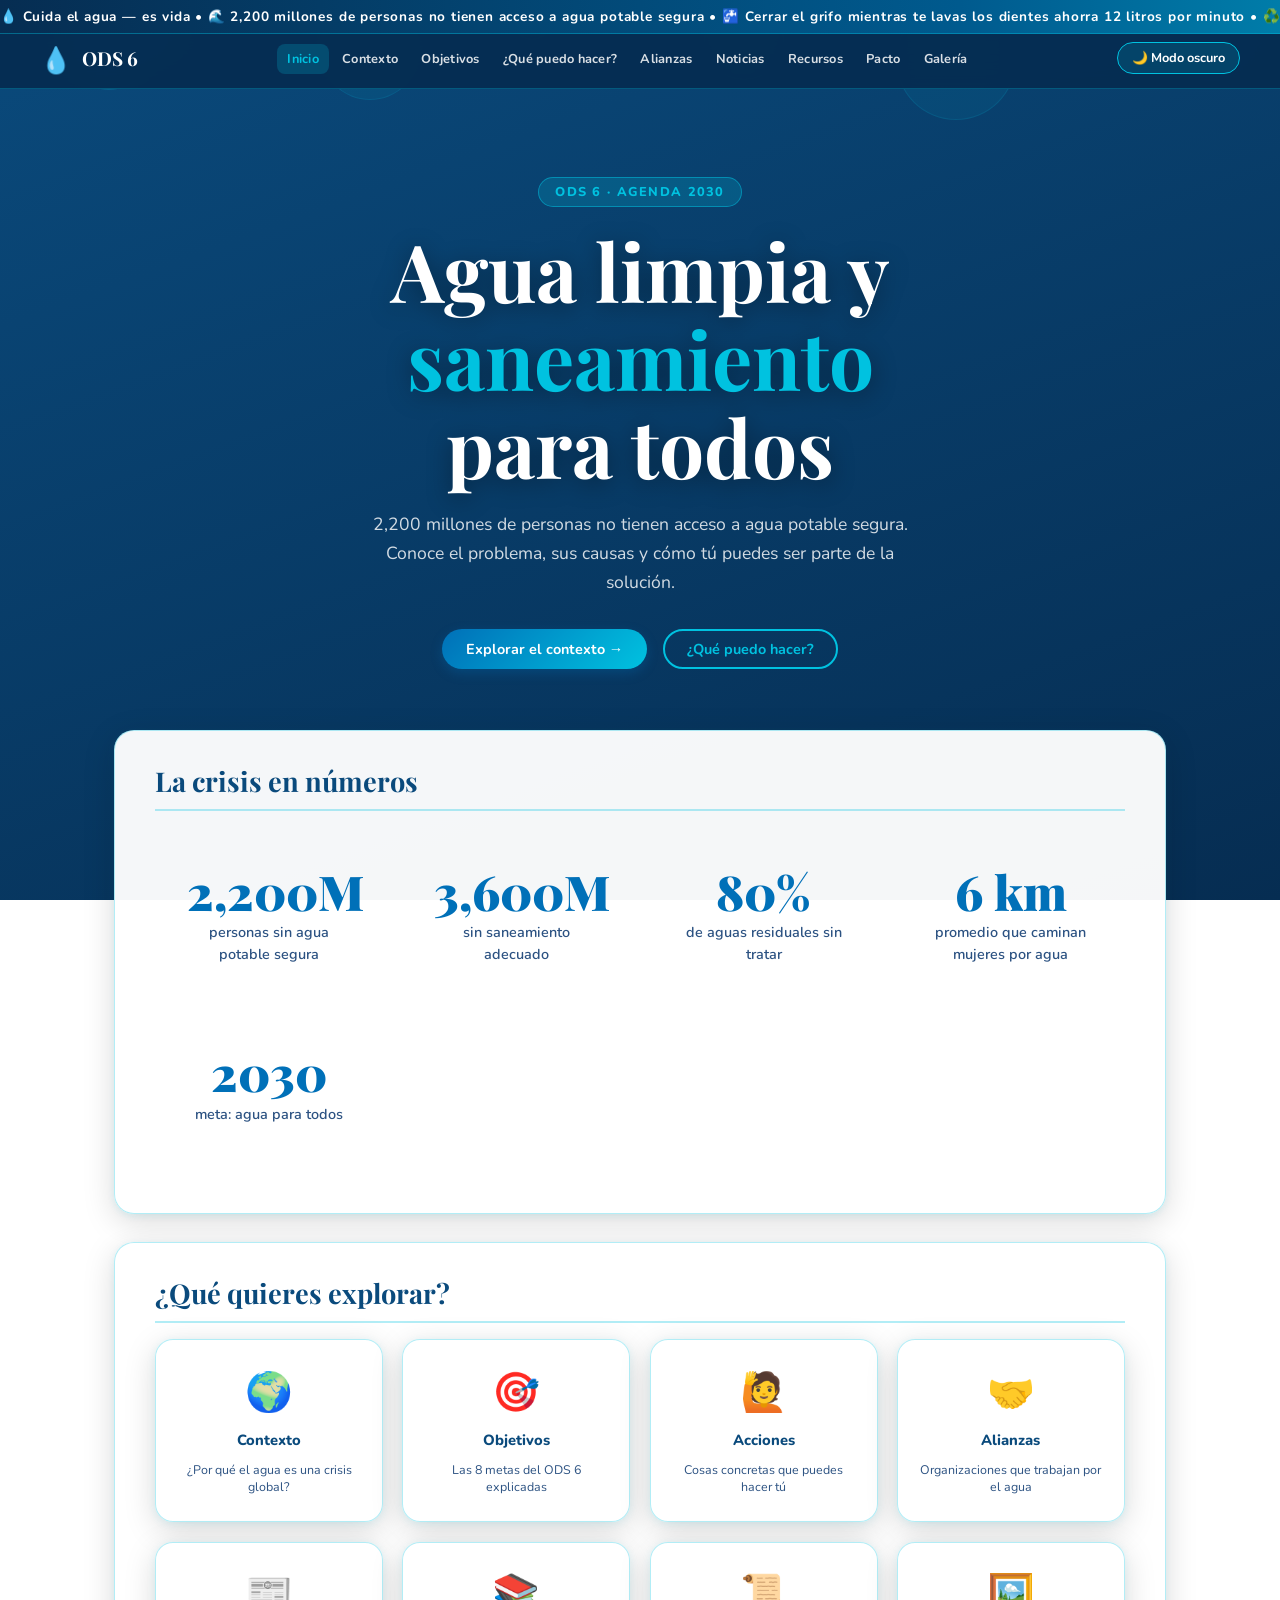
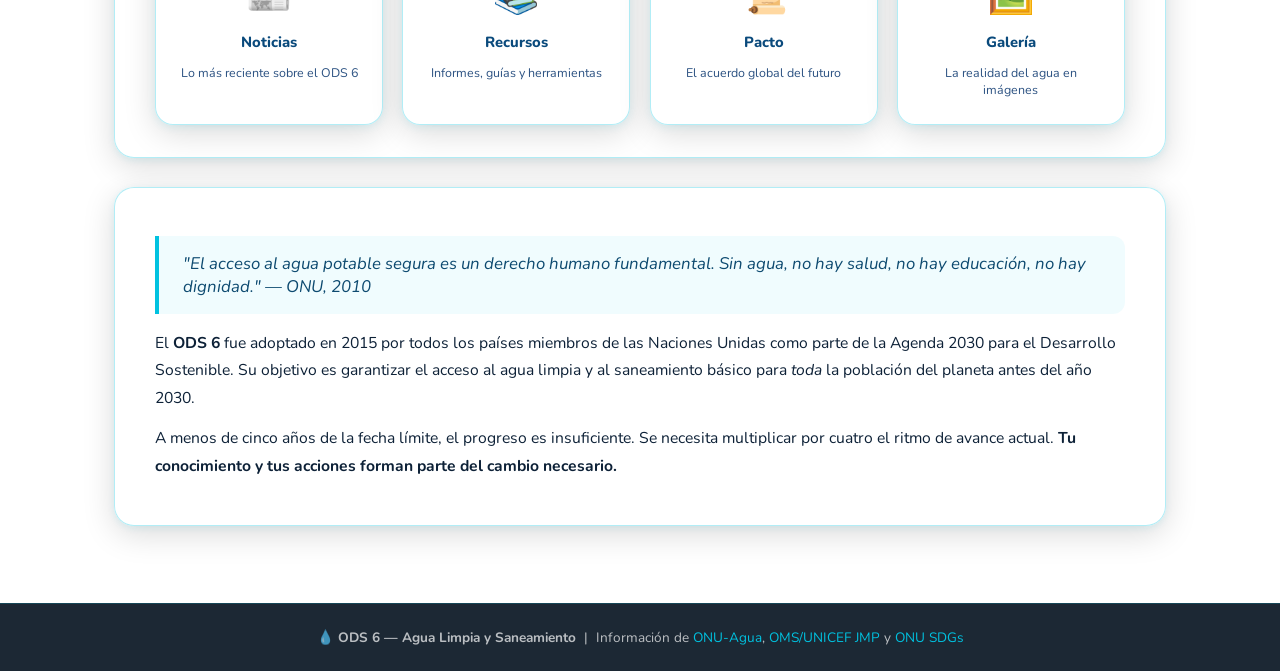
<file: index.html>
<!DOCTYPE html>
<html lang="es">
<head>
  <meta charset="UTF-8">
  <meta name="viewport" content="width=device-width, initial-scale=1.0">
  <title>ODS 6 — Agua Limpia y Saneamiento para Todos</title>
  <link rel="stylesheet" href="css/estilos.css">
  <style>
    /* Estilos de estadísticas en grid (solo para la portada) */
    .grid-estadisticas {
      display: grid;
      grid-template-columns: repeat(auto-fit, minmax(180px, 1fr));
      gap: 1.2rem;
      margin: 1.5rem 0;
    }
  </style>
</head>
<body>

  <!-- FONDO ANIMADO -->
  <div class="fondo-agua" aria-hidden="true">
    <div class="burbuja-fondo"></div>
    <div class="burbuja-fondo"></div>
    <div class="burbuja-fondo"></div>
    <div class="burbuja-fondo"></div>
    <div class="burbuja-fondo"></div>
    <div class="burbuja-fondo"></div>
    <div class="burbuja-fondo"></div>
    <div class="burbuja-fondo"></div>
  </div>

  <!-- TELEPROMPTER: para editar el texto ve a js/teleprompter.js -->
  <div id="teleprompter"><span id="teleprompter-texto">Cargando...</span></div>

  <!-- BARRA DE NAVEGACIÓN -->
  <nav>
    <div class="nav-contenido">
      <a href="index.html" class="nav-logo">
        <span class="icono-logo">💧</span>ODS 6
      </a>
      <button id="menu-toggle" aria-label="Abrir menú">☰</button>
      <ul class="nav-links">
        <li><a href="index.html" class="activo">Inicio</a></li>
        <li><a href="pages/contexto.html">Contexto</a></li>
        <li><a href="pages/objetivos.html">Objetivos</a></li>
        <li><a href="pages/que-puedo-hacer.html">¿Qué puedo hacer?</a></li>
        <li><a href="pages/alianzas.html">Alianzas</a></li>
        <li><a href="pages/noticias.html">Noticias</a></li>
        <li><a href="pages/recursos.html">Recursos</a></li>
        <li><a href="pages/pacto.html">Pacto</a></li>
        <li><a href="pages/galeria.html">Galería</a></li>
      </ul>
      <button id="btn-modo-oscuro">🌙 Modo oscuro</button>
    </div>
  </nav>

  <!-- CONTENIDO PRINCIPAL -->
  <main>

    <!-- SECCIÓN HERO (portada) -->
    <section class="hero">
      <span class="hero-badge">ODS 6 · Agenda 2030</span>
      <h1>
        Agua limpia y<br>
        <span class="acento">saneamiento</span><br>
        para todos
      </h1>
      <p>
        2,200 millones de personas no tienen acceso a agua potable segura.
        Conoce el problema, sus causas y cómo tú puedes ser parte de la solución.
      </p>
      <div style="display:flex; gap:1rem; flex-wrap:wrap; justify-content:center;">
        <a href="pages/contexto.html" class="boton">Explorar el contexto →</a>
        <a href="pages/que-puedo-hacer.html" class="boton-secundario">¿Qué puedo hacer?</a>
      </div>
    </section>

    <div class="contenedor">

      <!-- ESTADÍSTICAS CLAVE -->
      <div class="burbuja aparecer">
        <h2>La crisis en números</h2>
        <div class="grid-estadisticas">
          <div class="estadistica">
            <span class="numero">2,200M</span>
            <span class="descripcion">personas sin agua potable segura</span>
          </div>
          <div class="estadistica">
            <span class="numero">3,600M</span>
            <span class="descripcion">sin saneamiento adecuado</span>
          </div>
          <div class="estadistica">
            <span class="numero">80%</span>
            <span class="descripcion">de aguas residuales sin tratar</span>
          </div>
          <div class="estadistica">
            <span class="numero">6 km</span>
            <span class="descripcion">promedio que caminan mujeres por agua</span>
          </div>
          <div class="estadistica">
            <span class="numero">2030</span>
            <span class="descripcion">meta: agua para todos</span>
          </div>
        </div>
      </div>

      <!-- MENÚ DE ACCESO RÁPIDO -->
      <!-- EDITA los títulos y descripciones de cada tarjeta aquí -->
      <div class="burbuja aparecer">
        <h2>¿Qué quieres explorar?</h2>
        <div class="grid-menu">

          <a href="pages/contexto.html" class="tarjeta-menu">
            <span class="icono">🌍</span>
            <span class="titulo">Contexto</span>
            <span class="desc">¿Por qué el agua es una crisis global?</span>
          </a>

          <a href="pages/objetivos.html" class="tarjeta-menu">
            <span class="icono">🎯</span>
            <span class="titulo">Objetivos</span>
            <span class="desc">Las 8 metas del ODS 6 explicadas</span>
          </a>

          <a href="pages/que-puedo-hacer.html" class="tarjeta-menu">
            <span class="icono">🙋</span>
            <span class="titulo">Acciones</span>
            <span class="desc">Cosas concretas que puedes hacer tú</span>
          </a>

          <a href="pages/alianzas.html" class="tarjeta-menu">
            <span class="icono">🤝</span>
            <span class="titulo">Alianzas</span>
            <span class="desc">Organizaciones que trabajan por el agua</span>
          </a>

          <a href="pages/noticias.html" class="tarjeta-menu">
            <span class="icono">📰</span>
            <span class="titulo">Noticias</span>
            <span class="desc">Lo más reciente sobre el ODS 6</span>
          </a>

          <a href="pages/recursos.html" class="tarjeta-menu">
            <span class="icono">📚</span>
            <span class="titulo">Recursos</span>
            <span class="desc">Informes, guías y herramientas</span>
          </a>

          <a href="pages/pacto.html" class="tarjeta-menu">
            <span class="icono">📜</span>
            <span class="titulo">Pacto</span>
            <span class="desc">El acuerdo global del futuro</span>
          </a>

          <a href="pages/galeria.html" class="tarjeta-menu">
            <span class="icono">🖼️</span>
            <span class="titulo">Galería</span>
            <span class="desc">La realidad del agua en imágenes</span>
          </a>

        </div>
      </div>

      <!-- FRASE DESTACADA -->
      <div class="burbuja aparecer">
        <div class="cita">
          "El acceso al agua potable segura es un derecho humano fundamental.
          Sin agua, no hay salud, no hay educación, no hay dignidad."
          — ONU, 2010
        </div>
        <p>
          El <strong>ODS 6</strong> fue adoptado en 2015 por todos los países miembros
          de las Naciones Unidas como parte de la Agenda 2030 para el Desarrollo
          Sostenible. Su objetivo es garantizar el acceso al agua limpia y al
          saneamiento básico para <em>toda</em> la población del planeta antes del
          año 2030.
        </p>
        <p>
          A menos de cinco años de la fecha límite, el progreso es insuficiente.
          Se necesita multiplicar por cuatro el ritmo de avance actual.
          <strong>Tu conocimiento y tus acciones forman parte del cambio necesario.</strong>
        </p>
      </div>

    </div>
  </main>

  <!-- PIE DE PÁGINA -->
  <footer>
    <p>
      💧 <strong>ODS 6 — Agua Limpia y Saneamiento</strong> &nbsp;|&nbsp;
      Información de <a href="https://www.unwater.org" target="_blank">ONU-Agua</a>,
      <a href="https://washdata.org" target="_blank">OMS/UNICEF JMP</a> y
      <a href="https://sdgs.un.org/goals/goal6" target="_blank">ONU SDGs</a>
    </p>
  </footer>

  <!-- SCRIPTS: teleprompter primero, luego main -->
  <script src="js/teleprompter.js"></script>
  <script src="js/main.js"></script>

</body>
</html>
</file>
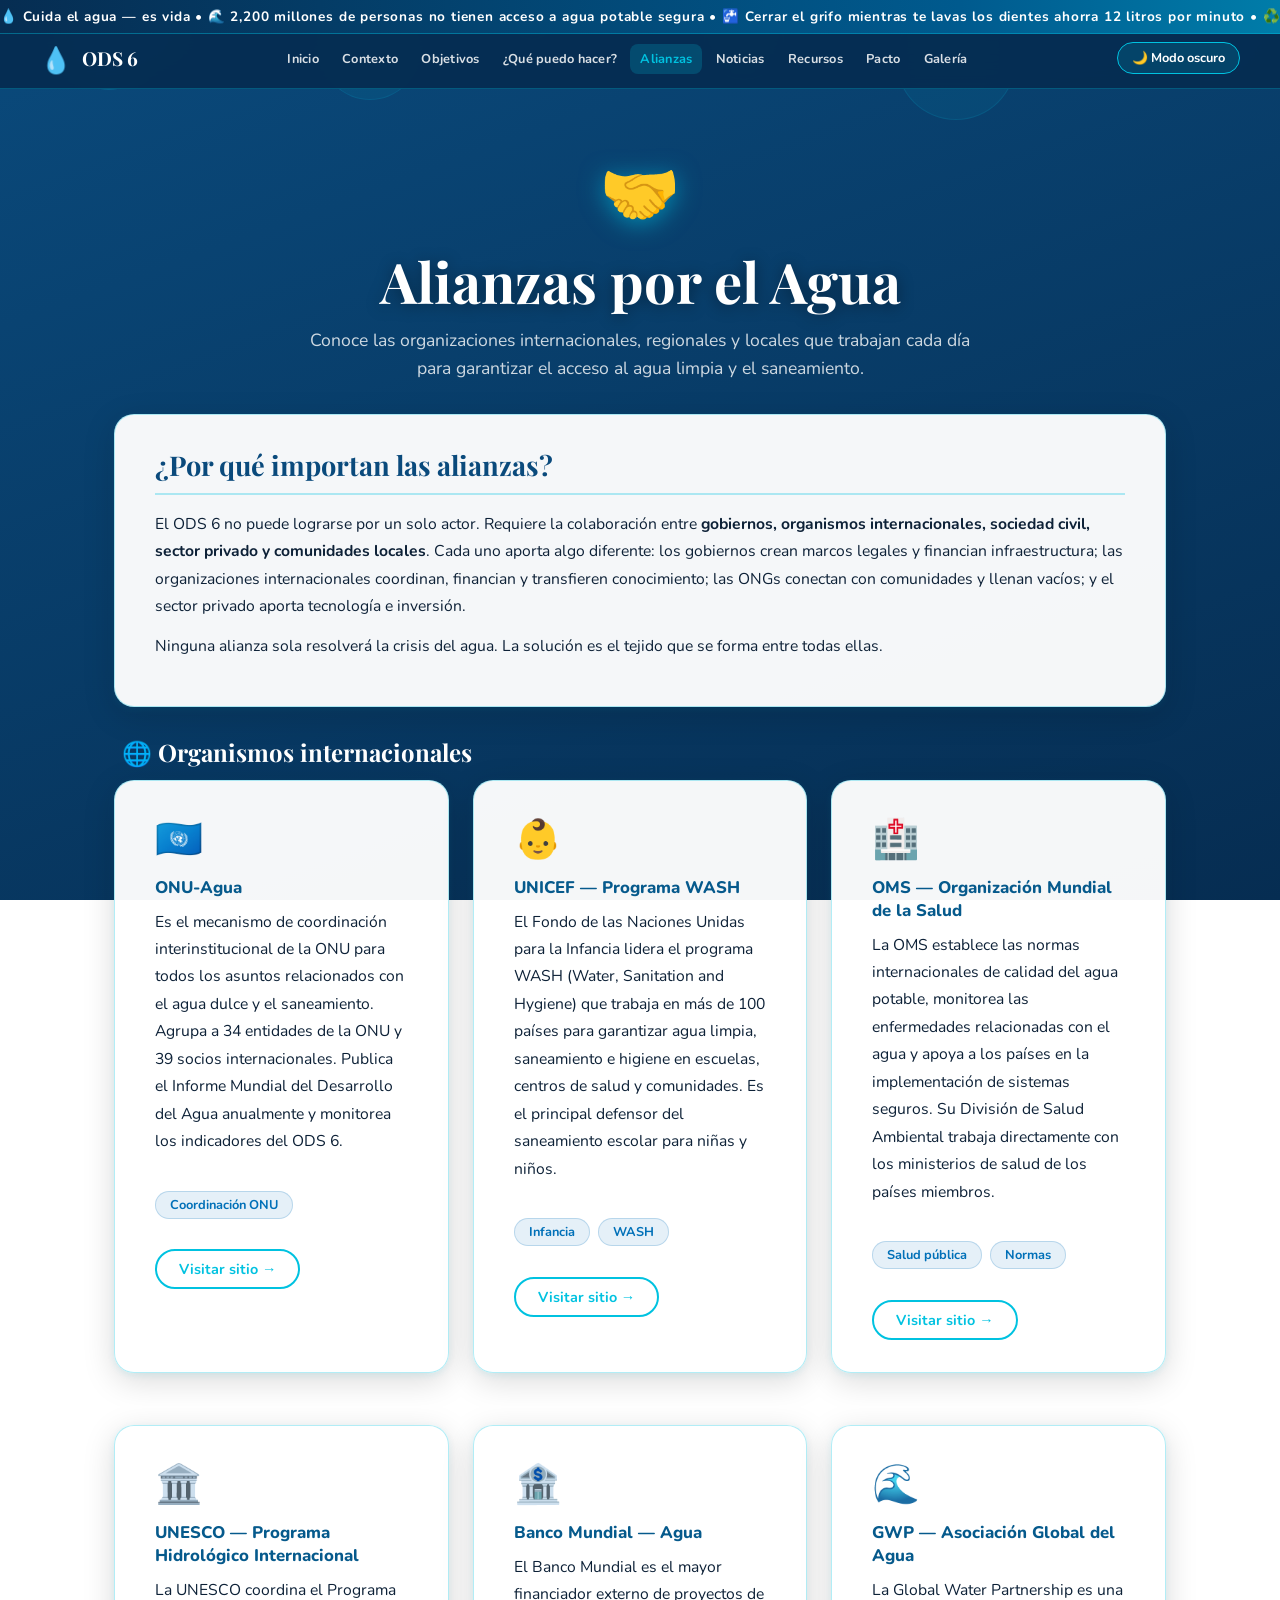
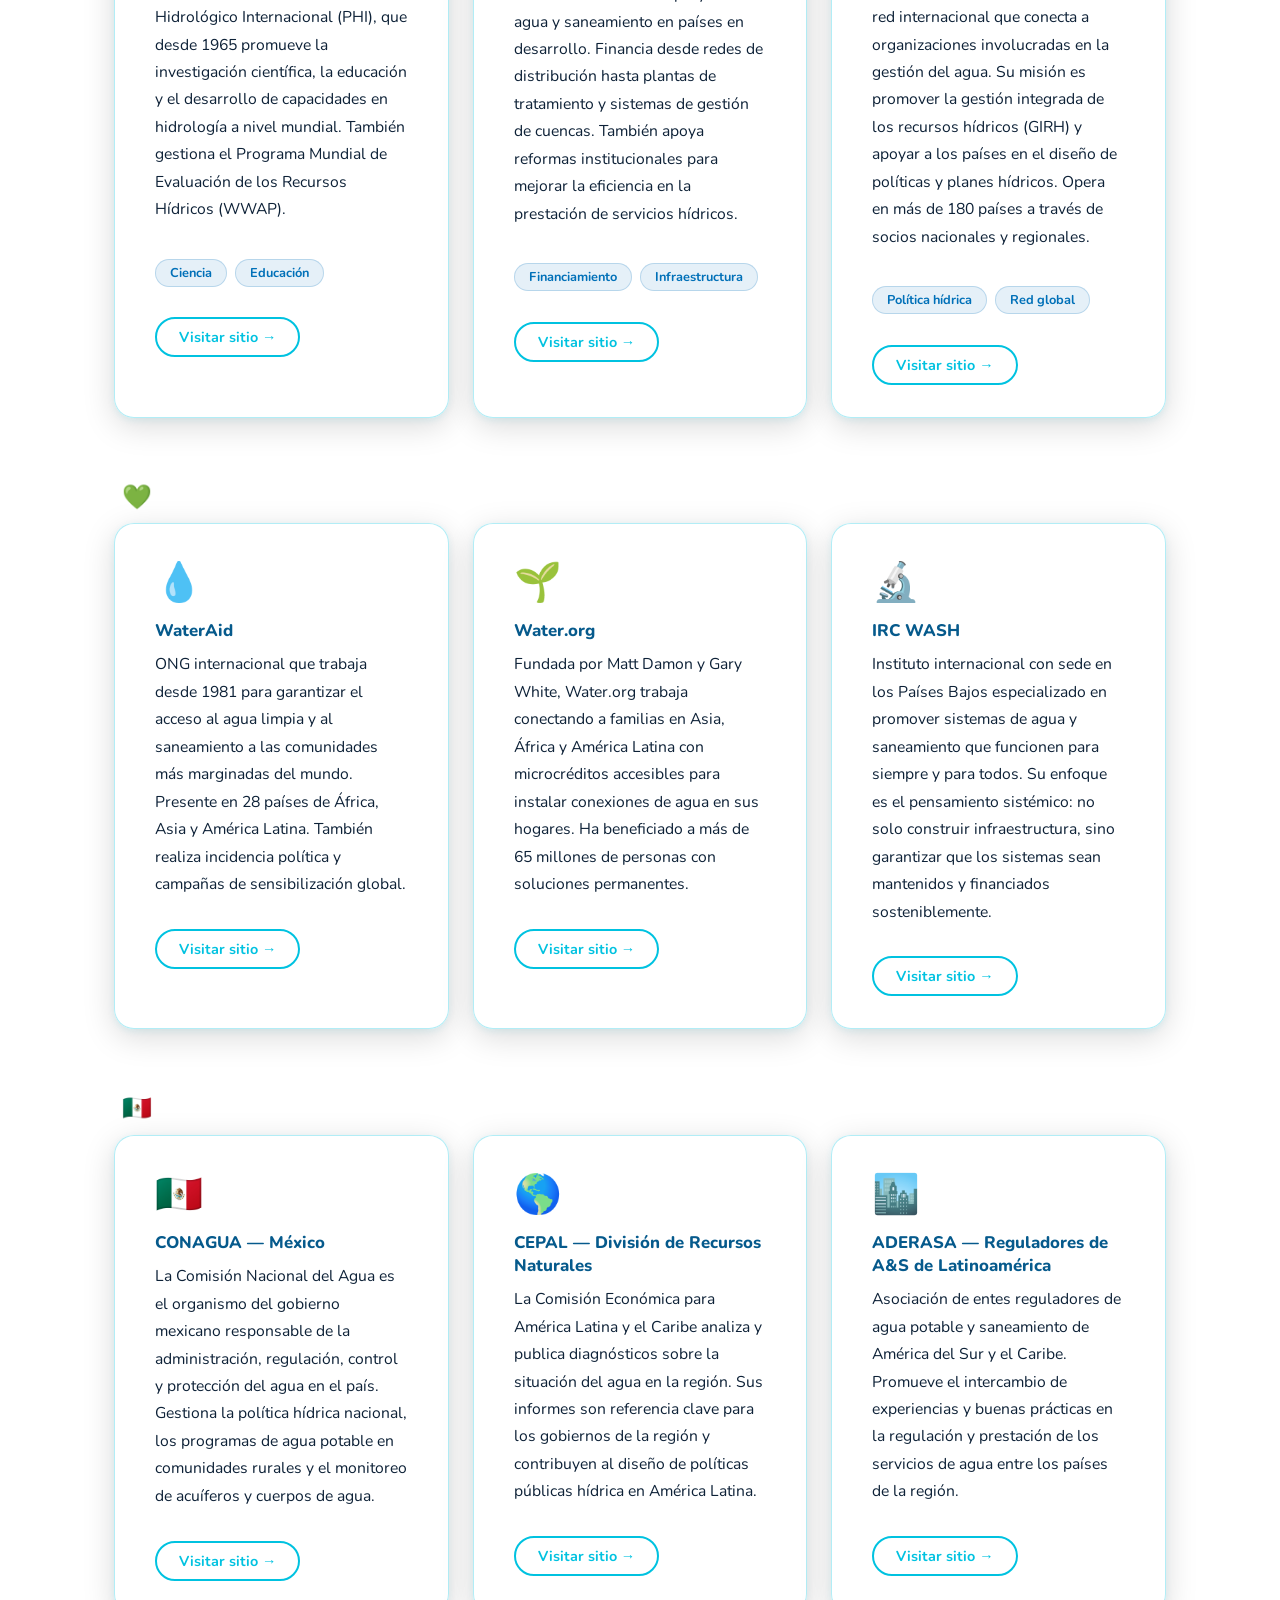
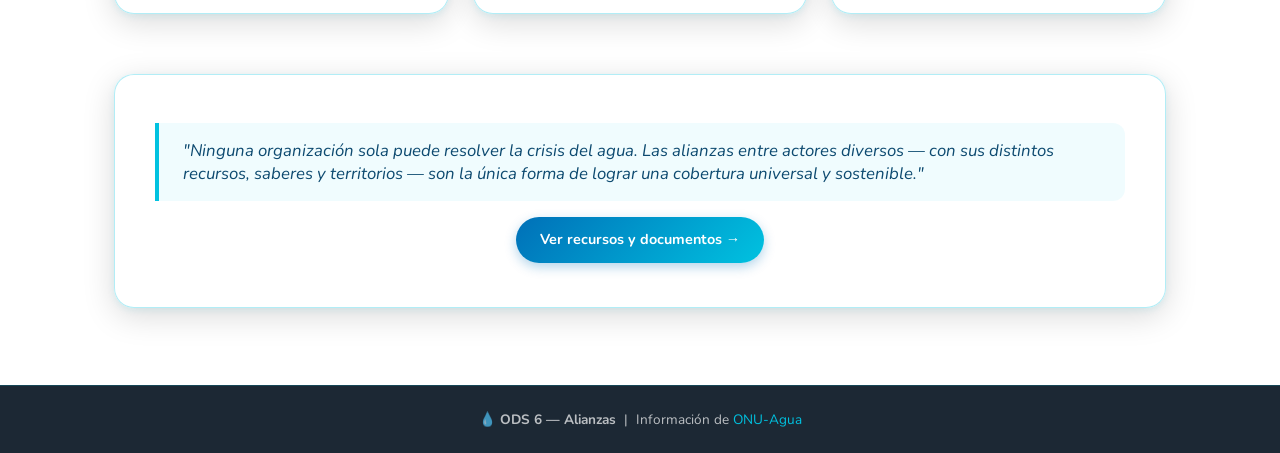
<file: pages/alianzas.html>
<!DOCTYPE html>
<html lang="es">
<head>
  <meta charset="UTF-8">
  <meta name="viewport" content="width=device-width, initial-scale=1.0">
  <title>Alianzas | ODS 6 — Agua Limpia y Saneamiento</title>
  <link rel="stylesheet" href="../css/estilos.css">
</head>
<body>

  <div class="fondo-agua" aria-hidden="true">
    <div class="burbuja-fondo"></div><div class="burbuja-fondo"></div>
    <div class="burbuja-fondo"></div><div class="burbuja-fondo"></div>
    <div class="burbuja-fondo"></div><div class="burbuja-fondo"></div>
    <div class="burbuja-fondo"></div><div class="burbuja-fondo"></div>
  </div>

  <div id="teleprompter"><span id="teleprompter-texto">Cargando...</span></div>

  <nav>
    <div class="nav-contenido">
      <a href="../index.html" class="nav-logo"><span class="icono-logo">💧</span>ODS 6</a>
      <button id="menu-toggle" aria-label="Abrir menú">☰</button>
      <ul class="nav-links">
        <li><a href="../index.html">Inicio</a></li>
        <li><a href="contexto.html">Contexto</a></li>
        <li><a href="objetivos.html">Objetivos</a></li>
        <li><a href="que-puedo-hacer.html">¿Qué puedo hacer?</a></li>
        <li><a href="alianzas.html" class="activo">Alianzas</a></li>
        <li><a href="noticias.html">Noticias</a></li>
        <li><a href="recursos.html">Recursos</a></li>
        <li><a href="pacto.html">Pacto</a></li>
        <li><a href="galeria.html">Galería</a></li>
      </ul>
      <button id="btn-modo-oscuro">🌙 Modo oscuro</button>
    </div>
  </nav>

  <main>
    <div class="encabezado-pagina">
      <span class="icono-grande">🤝</span>
      <h1>Alianzas por el Agua</h1>
      <p class="subtitulo">
        Conoce las organizaciones internacionales, regionales y locales que trabajan
        cada día para garantizar el acceso al agua limpia y el saneamiento.
      </p>
    </div>

    <div class="contenedor">

      <div class="burbuja aparecer">
        <h2>¿Por qué importan las alianzas?</h2>
        <p>
          El ODS 6 no puede lograrse por un solo actor. Requiere la colaboración entre
          <strong>gobiernos, organismos internacionales, sociedad civil, sector privado
          y comunidades locales</strong>. Cada uno aporta algo diferente: los gobiernos
          crean marcos legales y financian infraestructura; las organizaciones internacionales
          coordinan, financian y transfieren conocimiento; las ONGs conectan con comunidades
          y llenan vacíos; y el sector privado aporta tecnología e inversión.
        </p>
        <p>
          Ninguna alianza sola resolverá la crisis del agua. La solución es el tejido
          que se forma entre todas ellas.
        </p>
      </div>

      <!-- ORGANIZACIONES INTERNACIONALES -->
      <!-- EDITA EL NOMBRE, DESCRIPCIÓN Y ENLACE DE CADA ORGANIZACIÓN AQUÍ -->
      <h2 style="color:#fff; margin:1.5rem 0 0.8rem; font-family:'Playfair Display',serif; padding-left:0.5rem;">
        🌐 Organismos internacionales
      </h2>
      <div class="grid-burbujas">

        <div class="burbuja tarjeta-icono aparecer">
          <span class="icono">🇺🇳</span>
          <h3>ONU-Agua</h3>
          <p>
            Es el mecanismo de coordinación interinstitucional de la ONU para todos los
            asuntos relacionados con el agua dulce y el saneamiento. Agrupa a 34 entidades
            de la ONU y 39 socios internacionales. Publica el Informe Mundial del Desarrollo
            del Agua anualmente y monitorea los indicadores del ODS 6.
          </p>
          <div class="etiquetas"><span class="etiqueta">Coordinación ONU</span></div>
          <a href="https://www.unwater.org" target="_blank" class="boton-secundario" style="margin-top:0.5rem; display:inline-block;">
            Visitar sitio →
          </a>
        </div>

        <div class="burbuja tarjeta-icono aparecer">
          <span class="icono">👶</span>
          <h3>UNICEF — Programa WASH</h3>
          <p>
            El Fondo de las Naciones Unidas para la Infancia lidera el programa WASH
            (Water, Sanitation and Hygiene) que trabaja en más de 100 países para
            garantizar agua limpia, saneamiento e higiene en escuelas, centros de
            salud y comunidades. Es el principal defensor del saneamiento escolar
            para niñas y niños.
          </p>
          <div class="etiquetas"><span class="etiqueta">Infancia</span><span class="etiqueta">WASH</span></div>
          <a href="https://www.unicef.org/wash" target="_blank" class="boton-secundario" style="margin-top:0.5rem; display:inline-block;">
            Visitar sitio →
          </a>
        </div>

        <div class="burbuja tarjeta-icono aparecer">
          <span class="icono">🏥</span>
          <h3>OMS — Organización Mundial de la Salud</h3>
          <p>
            La OMS establece las normas internacionales de calidad del agua potable,
            monitorea las enfermedades relacionadas con el agua y apoya a los países
            en la implementación de sistemas seguros. Su División de Salud Ambiental
            trabaja directamente con los ministerios de salud de los países miembros.
          </p>
          <div class="etiquetas"><span class="etiqueta">Salud pública</span><span class="etiqueta">Normas</span></div>
          <a href="https://www.who.int" target="_blank" class="boton-secundario" style="margin-top:0.5rem; display:inline-block;">
            Visitar sitio →
          </a>
        </div>

        <div class="burbuja tarjeta-icono aparecer">
          <span class="icono">🏛️</span>
          <h3>UNESCO — Programa Hidrológico Internacional</h3>
          <p>
            La UNESCO coordina el Programa Hidrológico Internacional (PHI), que desde
            1965 promueve la investigación científica, la educación y el desarrollo de
            capacidades en hidrología a nivel mundial. También gestiona el Programa
            Mundial de Evaluación de los Recursos Hídricos (WWAP).
          </p>
          <div class="etiquetas"><span class="etiqueta">Ciencia</span><span class="etiqueta">Educación</span></div>
          <a href="https://en.unesco.org/themes/water-security" target="_blank" class="boton-secundario" style="margin-top:0.5rem; display:inline-block;">
            Visitar sitio →
          </a>
        </div>

        <div class="burbuja tarjeta-icono aparecer">
          <span class="icono">🏦</span>
          <h3>Banco Mundial — Agua</h3>
          <p>
            El Banco Mundial es el mayor financiador externo de proyectos de agua y
            saneamiento en países en desarrollo. Financia desde redes de distribución
            hasta plantas de tratamiento y sistemas de gestión de cuencas. También
            apoya reformas institucionales para mejorar la eficiencia en la prestación
            de servicios hídricos.
          </p>
          <div class="etiquetas"><span class="etiqueta">Financiamiento</span><span class="etiqueta">Infraestructura</span></div>
          <a href="https://www.worldbank.org/en/topic/water" target="_blank" class="boton-secundario" style="margin-top:0.5rem; display:inline-block;">
            Visitar sitio →
          </a>
        </div>

        <div class="burbuja tarjeta-icono aparecer">
          <span class="icono">🌊</span>
          <h3>GWP — Asociación Global del Agua</h3>
          <p>
            La Global Water Partnership es una red internacional que conecta a
            organizaciones involucradas en la gestión del agua. Su misión es
            promover la gestión integrada de los recursos hídricos (GIRH) y
            apoyar a los países en el diseño de políticas y planes hídricos.
            Opera en más de 180 países a través de socios nacionales y regionales.
          </p>
          <div class="etiquetas"><span class="etiqueta">Política hídrica</span><span class="etiqueta">Red global</span></div>
          <a href="https://www.gwp.org" target="_blank" class="boton-secundario" style="margin-top:0.5rem; display:inline-block;">
            Visitar sitio →
          </a>
        </div>

      </div>

      <!-- ONGs Y SOCIEDAD CIVIL -->
      <h2 style="color:#fff; margin:1.5rem 0 0.8rem; font-family:'Playfair Display',serif; padding-left:0.5rem;">
        💚 ONGs y sociedad civil
      </h2>
      <div class="grid-burbujas">

        <div class="burbuja tarjeta-icono aparecer">
          <span class="icono">💧</span>
          <h3>WaterAid</h3>
          <p>
            ONG internacional que trabaja desde 1981 para garantizar el acceso al agua
            limpia y al saneamiento a las comunidades más marginadas del mundo.
            Presente en 28 países de África, Asia y América Latina. También realiza
            incidencia política y campañas de sensibilización global.
          </p>
          <a href="https://www.wateraid.org" target="_blank" class="boton-secundario" style="margin-top:0.5rem; display:inline-block;">
            Visitar sitio →
          </a>
        </div>

        <div class="burbuja tarjeta-icono aparecer">
          <span class="icono">🌱</span>
          <h3>Water.org</h3>
          <p>
            Fundada por Matt Damon y Gary White, Water.org trabaja conectando a
            familias en Asia, África y América Latina con microcréditos accesibles
            para instalar conexiones de agua en sus hogares. Ha beneficiado a más
            de 65 millones de personas con soluciones permanentes.
          </p>
          <a href="https://water.org" target="_blank" class="boton-secundario" style="margin-top:0.5rem; display:inline-block;">
            Visitar sitio →
          </a>
        </div>

        <div class="burbuja tarjeta-icono aparecer">
          <span class="icono">🔬</span>
          <h3>IRC WASH</h3>
          <p>
            Instituto internacional con sede en los Países Bajos especializado en
            promover sistemas de agua y saneamiento que funcionen para siempre y
            para todos. Su enfoque es el pensamiento sistémico: no solo construir
            infraestructura, sino garantizar que los sistemas sean mantenidos y
            financiados sosteniblemente.
          </p>
          <a href="https://www.ircwash.org" target="_blank" class="boton-secundario" style="margin-top:0.5rem; display:inline-block;">
            Visitar sitio →
          </a>
        </div>

      </div>

      <!-- EN MÉXICO / LATINOAMÉRICA -->
      <h2 style="color:#fff; margin:1.5rem 0 0.8rem; font-family:'Playfair Display',serif; padding-left:0.5rem;">
        🇲🇽 En México y América Latina
      </h2>
      <div class="grid-burbujas">

        <div class="burbuja tarjeta-icono aparecer">
          <span class="icono">🇲🇽</span>
          <h3>CONAGUA — México</h3>
          <p>
            La Comisión Nacional del Agua es el organismo del gobierno mexicano responsable
            de la administración, regulación, control y protección del agua en el país.
            Gestiona la política hídrica nacional, los programas de agua potable en
            comunidades rurales y el monitoreo de acuíferos y cuerpos de agua.
          </p>
          <a href="https://www.gob.mx/conagua" target="_blank" class="boton-secundario" style="margin-top:0.5rem; display:inline-block;">
            Visitar sitio →
          </a>
        </div>

        <div class="burbuja tarjeta-icono aparecer">
          <span class="icono">🌎</span>
          <h3>CEPAL — División de Recursos Naturales</h3>
          <p>
            La Comisión Económica para América Latina y el Caribe analiza y publica
            diagnósticos sobre la situación del agua en la región. Sus informes son
            referencia clave para los gobiernos de la región y contribuyen al diseño
            de políticas públicas hídrica en América Latina.
          </p>
          <a href="https://www.cepal.org" target="_blank" class="boton-secundario" style="margin-top:0.5rem; display:inline-block;">
            Visitar sitio →
          </a>
        </div>

        <div class="burbuja tarjeta-icono aparecer">
          <span class="icono">🏙️</span>
          <h3>ADERASA — Reguladores de A&S de Latinoamérica</h3>
          <p>
            Asociación de entes reguladores de agua potable y saneamiento de América
            del Sur y el Caribe. Promueve el intercambio de experiencias y buenas
            prácticas en la regulación y prestación de los servicios de agua entre
            los países de la región.
          </p>
          <a href="https://www.aderasa.org" target="_blank" class="boton-secundario" style="margin-top:0.5rem; display:inline-block;">
            Visitar sitio →
          </a>
        </div>

      </div>

      <!-- CITA FINAL -->
      <div class="burbuja aparecer" style="margin-top:1rem;">
        <div class="cita">
          "Ninguna organización sola puede resolver la crisis del agua. Las alianzas
          entre actores diversos — con sus distintos recursos, saberes y territorios —
          son la única forma de lograr una cobertura universal y sostenible."
        </div>
        <p style="text-align:center; margin-top:1rem;">
          <a href="recursos.html" class="boton">Ver recursos y documentos →</a>
        </p>
      </div>

    </div>
  </main>

  <footer>
    <p>
      💧 <strong>ODS 6 — Alianzas</strong> &nbsp;|&nbsp;
      Información de <a href="https://www.unwater.org" target="_blank">ONU-Agua</a>
    </p>
  </footer>

  <script src="../js/teleprompter.js"></script>
  <script src="../js/main.js"></script>
</body>
</html>
</file>
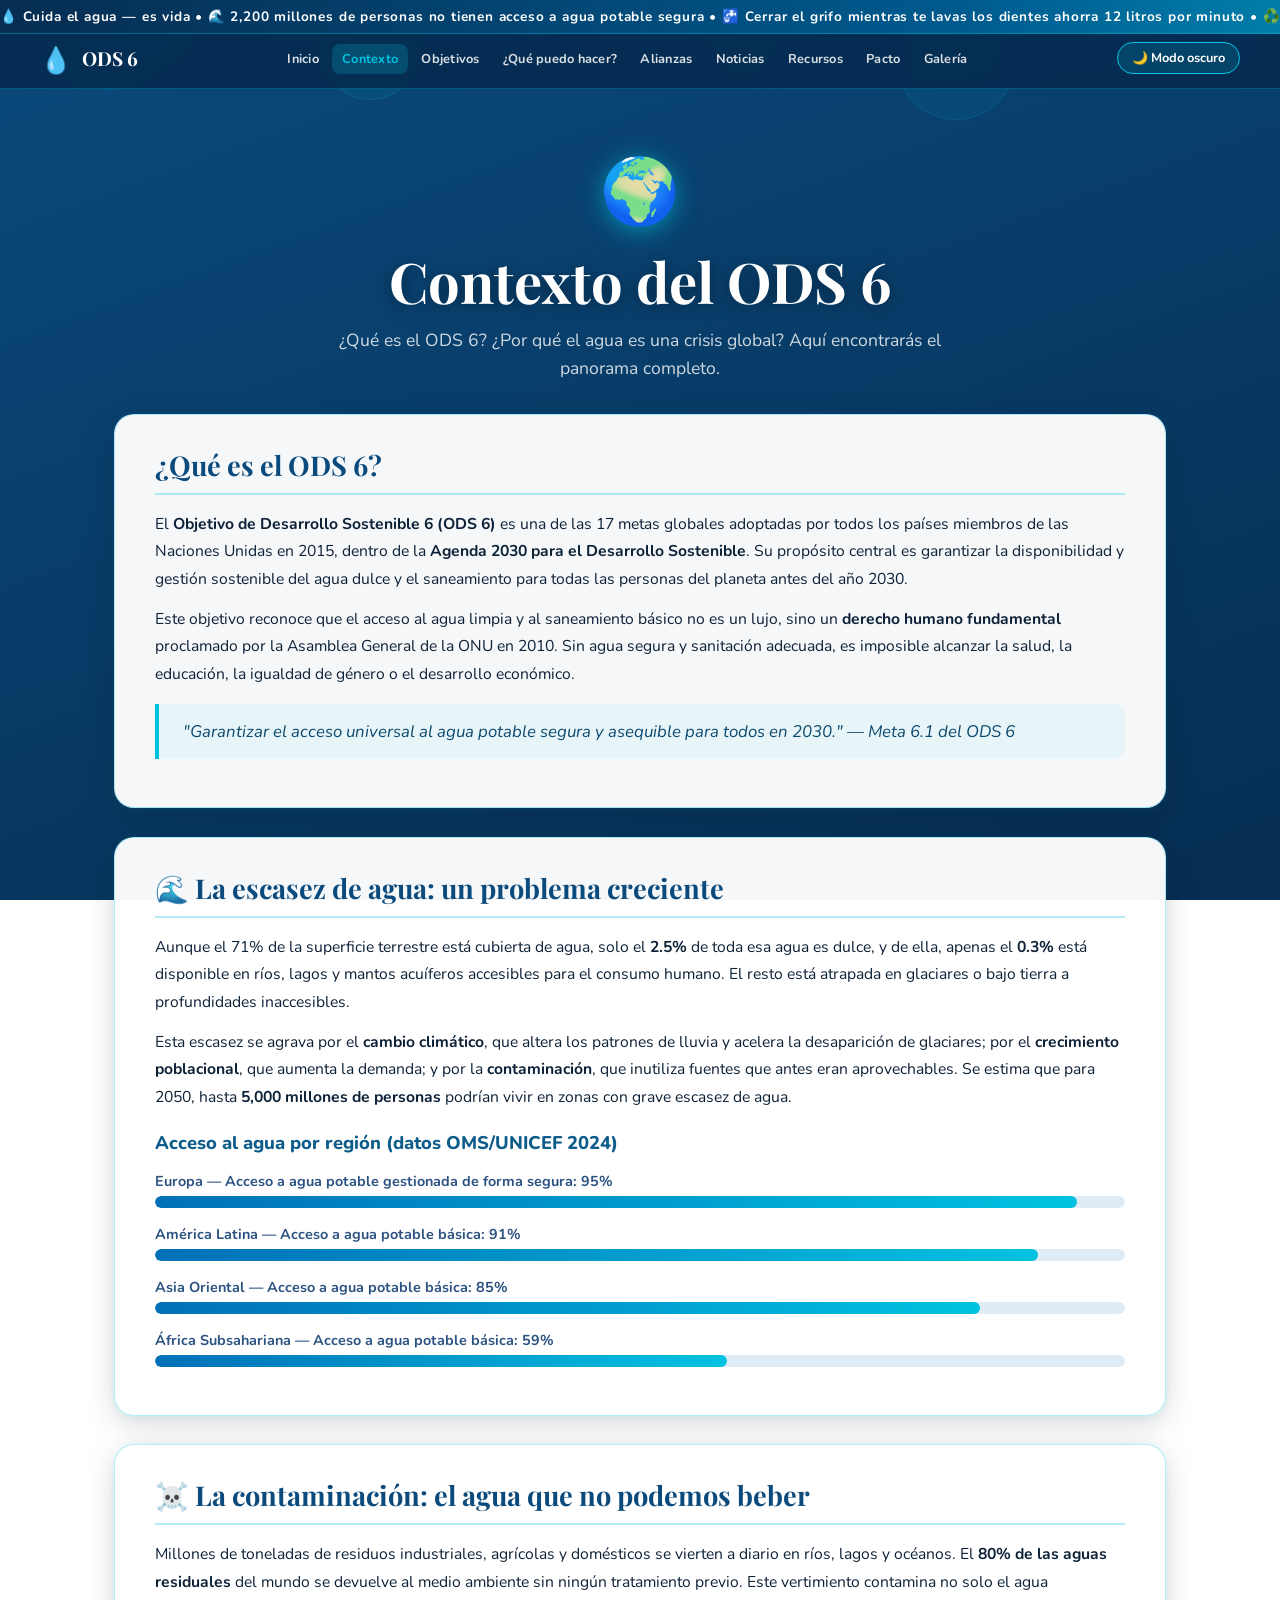
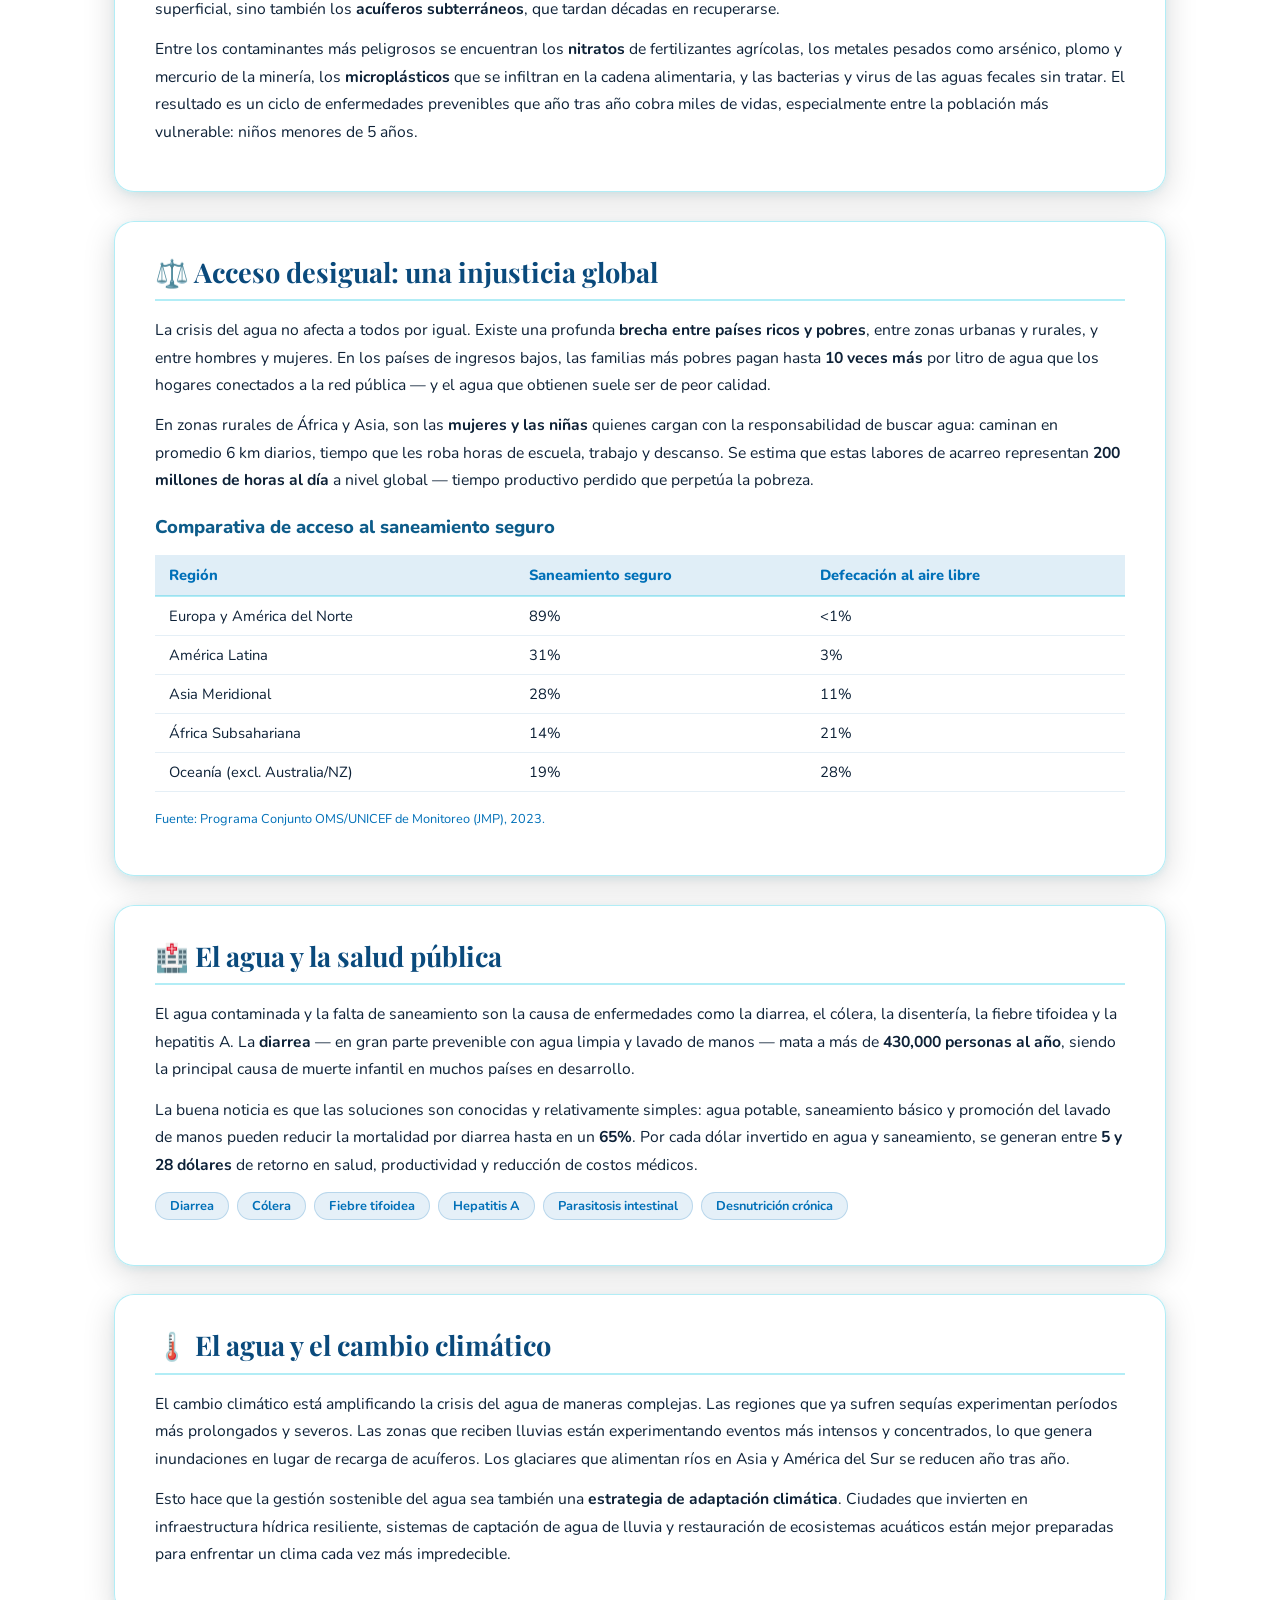
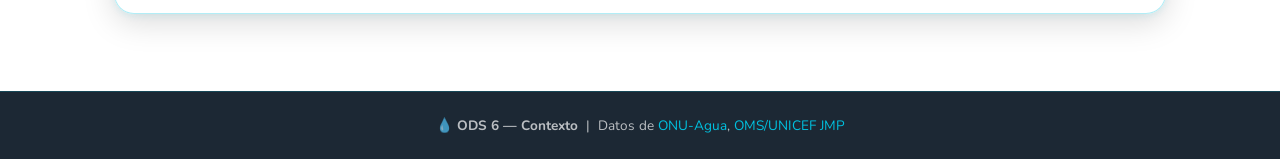
<file: pages/contexto.html>
<!DOCTYPE html>
<html lang="es">
<head>
  <meta charset="UTF-8">
  <meta name="viewport" content="width=device-width, initial-scale=1.0">
  <title>Contexto | ODS 6 — Agua Limpia y Saneamiento</title>
  <link rel="stylesheet" href="../css/estilos.css">
</head>
<body>

  <div class="fondo-agua" aria-hidden="true">
    <div class="burbuja-fondo"></div><div class="burbuja-fondo"></div>
    <div class="burbuja-fondo"></div><div class="burbuja-fondo"></div>
    <div class="burbuja-fondo"></div><div class="burbuja-fondo"></div>
    <div class="burbuja-fondo"></div><div class="burbuja-fondo"></div>
  </div>

  <div id="teleprompter"><span id="teleprompter-texto">Cargando...</span></div>

  <nav>
    <div class="nav-contenido">
      <a href="../index.html" class="nav-logo"><span class="icono-logo">💧</span>ODS 6</a>
      <button id="menu-toggle" aria-label="Abrir menú">☰</button>
      <ul class="nav-links">
        <li><a href="../index.html">Inicio</a></li>
        <li><a href="contexto.html" class="activo">Contexto</a></li>
        <li><a href="objetivos.html">Objetivos</a></li>
        <li><a href="que-puedo-hacer.html">¿Qué puedo hacer?</a></li>
        <li><a href="alianzas.html">Alianzas</a></li>
        <li><a href="noticias.html">Noticias</a></li>
        <li><a href="recursos.html">Recursos</a></li>
        <li><a href="pacto.html">Pacto</a></li>
        <li><a href="galeria.html">Galería</a></li>
      </ul>
      <button id="btn-modo-oscuro">🌙 Modo oscuro</button>
    </div>
  </nav>

  <main>
    <!-- ENCABEZADO DE PÁGINA -->
    <div class="encabezado-pagina">
      <span class="icono-grande">🌍</span>
      <!-- EDITA EL TÍTULO Y SUBTÍTULO DE ESTA SECCIÓN AQUÍ -->
      <h1>Contexto del ODS 6</h1>
      <p class="subtitulo">
        ¿Qué es el ODS 6? ¿Por qué el agua es una crisis global?
        Aquí encontrarás el panorama completo.
      </p>
    </div>

    <div class="contenedor">

      <!-- BLOQUE 1: ¿Qué es el ODS 6? -->
      <!-- EDITA EL TEXTO DE CADA BLOQUE AQUÍ -->
      <div class="burbuja aparecer">
        <h2>¿Qué es el ODS 6?</h2>
        <p>
          El <strong>Objetivo de Desarrollo Sostenible 6 (ODS 6)</strong> es una de las 17 metas globales
          adoptadas por todos los países miembros de las Naciones Unidas en 2015, dentro de la
          <strong>Agenda 2030 para el Desarrollo Sostenible</strong>. Su propósito central es garantizar
          la disponibilidad y gestión sostenible del agua dulce y el saneamiento para todas las personas
          del planeta antes del año 2030.
        </p>
        <p>
          Este objetivo reconoce que el acceso al agua limpia y al saneamiento básico no es un lujo,
          sino un <strong>derecho humano fundamental</strong> proclamado por la Asamblea General de la ONU
          en 2010. Sin agua segura y sanitación adecuada, es imposible alcanzar la salud, la educación,
          la igualdad de género o el desarrollo económico.
        </p>
        <div class="cita">
          "Garantizar el acceso universal al agua potable segura y asequible para todos en 2030."
          — Meta 6.1 del ODS 6
        </div>
      </div>

      <!-- BLOQUE 2: La escasez de agua -->
      <div class="burbuja aparecer">
        <h2>🌊 La escasez de agua: un problema creciente</h2>
        <p>
          Aunque el 71% de la superficie terrestre está cubierta de agua, solo el <strong>2.5%</strong>
          de toda esa agua es dulce, y de ella, apenas el <strong>0.3%</strong> está disponible en ríos,
          lagos y mantos acuíferos accesibles para el consumo humano. El resto está atrapada en glaciares
          o bajo tierra a profundidades inaccesibles.
        </p>
        <p>
          Esta escasez se agrava por el <strong>cambio climático</strong>, que altera los patrones de
          lluvia y acelera la desaparición de glaciares; por el <strong>crecimiento poblacional</strong>,
          que aumenta la demanda; y por la <strong>contaminación</strong>, que inutiliza fuentes que
          antes eran aprovechables. Se estima que para 2050, hasta <strong>5,000 millones de personas</strong>
          podrían vivir en zonas con grave escasez de agua.
        </p>

        <!-- EDITA O AGREGA BARRAS DE PROGRESO AQUÍ -->
        <h3>Acceso al agua por región (datos OMS/UNICEF 2024)</h3>
        <div class="progreso-contenedor">
          <label>Europa — Acceso a agua potable gestionada de forma segura: 95%</label>
          <div class="barra-progreso"><div class="barra-progreso-fill" style="width:95%"></div></div>
        </div>
        <div class="progreso-contenedor">
          <label>América Latina — Acceso a agua potable básica: 91%</label>
          <div class="barra-progreso"><div class="barra-progreso-fill" style="width:91%"></div></div>
        </div>
        <div class="progreso-contenedor">
          <label>Asia Oriental — Acceso a agua potable básica: 85%</label>
          <div class="barra-progreso"><div class="barra-progreso-fill" style="width:85%"></div></div>
        </div>
        <div class="progreso-contenedor">
          <label>África Subsahariana — Acceso a agua potable básica: 59%</label>
          <div class="barra-progreso"><div class="barra-progreso-fill" style="width:59%"></div></div>
        </div>
      </div>

      <!-- BLOQUE 3: Contaminación del agua -->
      <div class="burbuja aparecer">
        <h2>☠️ La contaminación: el agua que no podemos beber</h2>
        <p>
          Millones de toneladas de residuos industriales, agrícolas y domésticos se vierten a
          diario en ríos, lagos y océanos. El <strong>80% de las aguas residuales</strong> del mundo
          se devuelve al medio ambiente sin ningún tratamiento previo. Este vertimiento contamina
          no solo el agua superficial, sino también los <strong>acuíferos subterráneos</strong>, que
          tardan décadas en recuperarse.
        </p>
        <p>
          Entre los contaminantes más peligrosos se encuentran los <strong>nitratos</strong> de
          fertilizantes agrícolas, los metales pesados como arsénico, plomo y mercurio de la
          minería, los <strong>microplásticos</strong> que se infiltran en la cadena alimentaria,
          y las bacterias y virus de las aguas fecales sin tratar. El resultado es un ciclo de
          enfermedades prevenibles que año tras año cobra miles de vidas, especialmente entre
          la población más vulnerable: niños menores de 5 años.
        </p>
      </div>

      <!-- BLOQUE 4: Acceso desigual -->
      <div class="burbuja aparecer">
        <h2>⚖️ Acceso desigual: una injusticia global</h2>
        <p>
          La crisis del agua no afecta a todos por igual. Existe una profunda <strong>brecha entre
          países ricos y pobres</strong>, entre zonas urbanas y rurales, y entre hombres y mujeres.
          En los países de ingresos bajos, las familias más pobres pagan hasta <strong>10 veces más</strong>
          por litro de agua que los hogares conectados a la red pública — y el agua que obtienen
          suele ser de peor calidad.
        </p>
        <p>
          En zonas rurales de África y Asia, son las <strong>mujeres y las niñas</strong> quienes
          cargan con la responsabilidad de buscar agua: caminan en promedio 6 km diarios, tiempo
          que les roba horas de escuela, trabajo y descanso. Se estima que estas labores de acarreo
          representan <strong>200 millones de horas al día</strong> a nivel global — tiempo productivo
          perdido que perpetúa la pobreza.
        </p>

        <!-- TABLA COMPARATIVA -->
        <h3>Comparativa de acceso al saneamiento seguro</h3>
        <table>
          <thead>
            <tr>
              <th>Región</th>
              <th>Saneamiento seguro</th>
              <th>Defecación al aire libre</th>
            </tr>
          </thead>
          <tbody>
            <tr><td>Europa y América del Norte</td><td>89%</td><td>&lt;1%</td></tr>
            <tr><td>América Latina</td><td>31%</td><td>3%</td></tr>
            <tr><td>Asia Meridional</td><td>28%</td><td>11%</td></tr>
            <tr><td>África Subsahariana</td><td>14%</td><td>21%</td></tr>
            <tr><td>Oceanía (excl. Australia/NZ)</td><td>19%</td><td>28%</td></tr>
          </tbody>
        </table>
        <p style="font-size:0.8rem; color:#0070b8; margin-top:0.5rem;">
          Fuente: Programa Conjunto OMS/UNICEF de Monitoreo (JMP), 2023.
        </p>
      </div>

      <!-- BLOQUE 5: El agua y la salud -->
      <div class="burbuja aparecer">
        <h2>🏥 El agua y la salud pública</h2>
        <p>
          El agua contaminada y la falta de saneamiento son la causa de enfermedades como la
          diarrea, el cólera, la disentería, la fiebre tifoidea y la hepatitis A. La
          <strong>diarrea</strong> — en gran parte prevenible con agua limpia y lavado de manos —
          mata a más de <strong>430,000 personas al año</strong>, siendo la principal causa de
          muerte infantil en muchos países en desarrollo.
        </p>
        <p>
          La buena noticia es que las soluciones son conocidas y relativamente simples: agua
          potable, saneamiento básico y promoción del lavado de manos pueden reducir la
          mortalidad por diarrea hasta en un <strong>65%</strong>. Por cada dólar invertido en
          agua y saneamiento, se generan entre <strong>5 y 28 dólares</strong> de retorno en
          salud, productividad y reducción de costos médicos.
        </p>

        <div class="etiquetas">
          <span class="etiqueta">Diarrea</span>
          <span class="etiqueta">Cólera</span>
          <span class="etiqueta">Fiebre tifoidea</span>
          <span class="etiqueta">Hepatitis A</span>
          <span class="etiqueta">Parasitosis intestinal</span>
          <span class="etiqueta">Desnutrición crónica</span>
        </div>
      </div>

      <!-- BLOQUE 6: El agua y el cambio climático -->
      <div class="burbuja aparecer">
        <h2>🌡️ El agua y el cambio climático</h2>
        <p>
          El cambio climático está amplificando la crisis del agua de maneras complejas.
          Las regiones que ya sufren sequías experimentan períodos más prolongados y severos.
          Las zonas que reciben lluvias están experimentando eventos más intensos y concentrados,
          lo que genera inundaciones en lugar de recarga de acuíferos. Los glaciares que alimentan
          ríos en Asia y América del Sur se reducen año tras año.
        </p>
        <p>
          Esto hace que la gestión sostenible del agua sea también una <strong>estrategia de
          adaptación climática</strong>. Ciudades que invierten en infraestructura hídrica resiliente,
          sistemas de captación de agua de lluvia y restauración de ecosistemas acuáticos están
          mejor preparadas para enfrentar un clima cada vez más impredecible.
        </p>

        <!-- AGREGA MÁS PÁRRAFOS AQUÍ SI NECESITAS -->
      </div>

    </div><!-- fin .contenedor -->
  </main>

  <footer>
    <p>
      💧 <strong>ODS 6 — Contexto</strong> &nbsp;|&nbsp;
      Datos de <a href="https://www.unwater.org" target="_blank">ONU-Agua</a>,
      <a href="https://washdata.org" target="_blank">OMS/UNICEF JMP</a>
    </p>
  </footer>

  <script src="../js/teleprompter.js"></script>
  <script src="../js/main.js"></script>
</body>
</html>
</file>
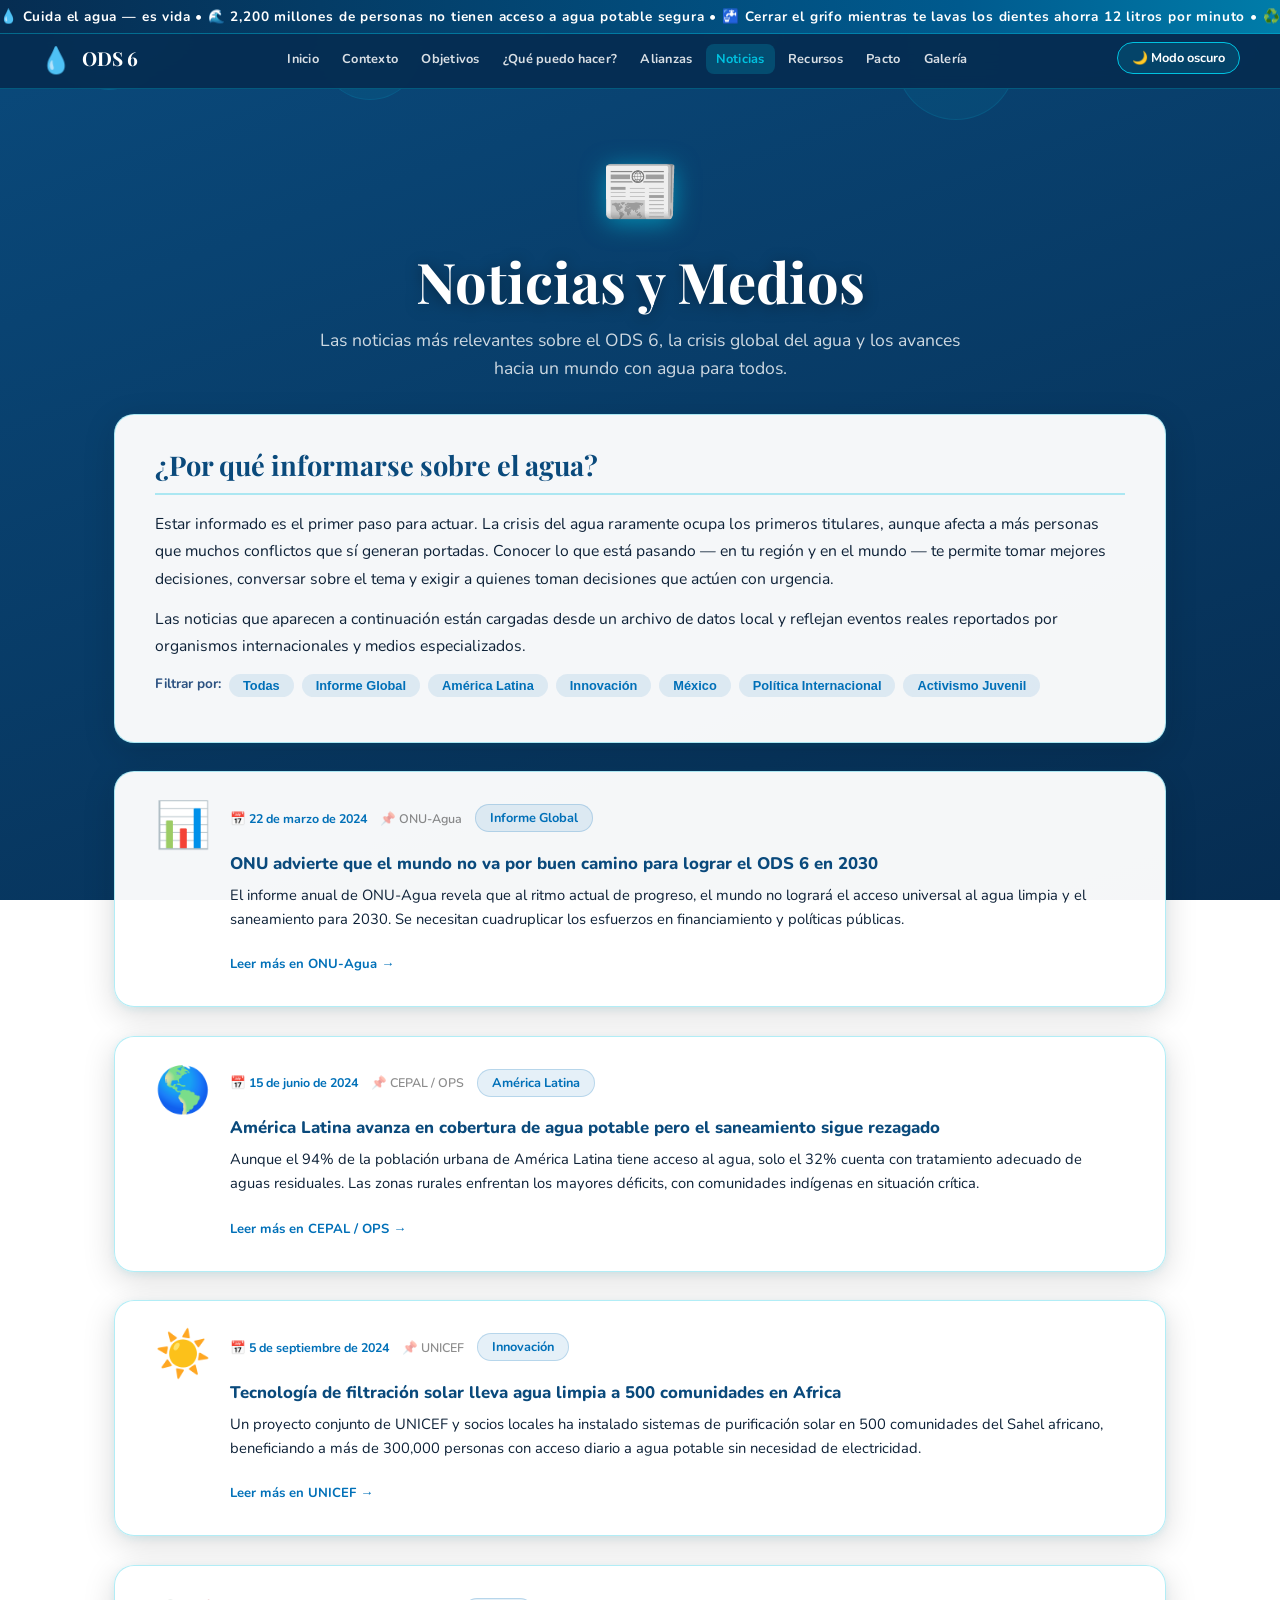
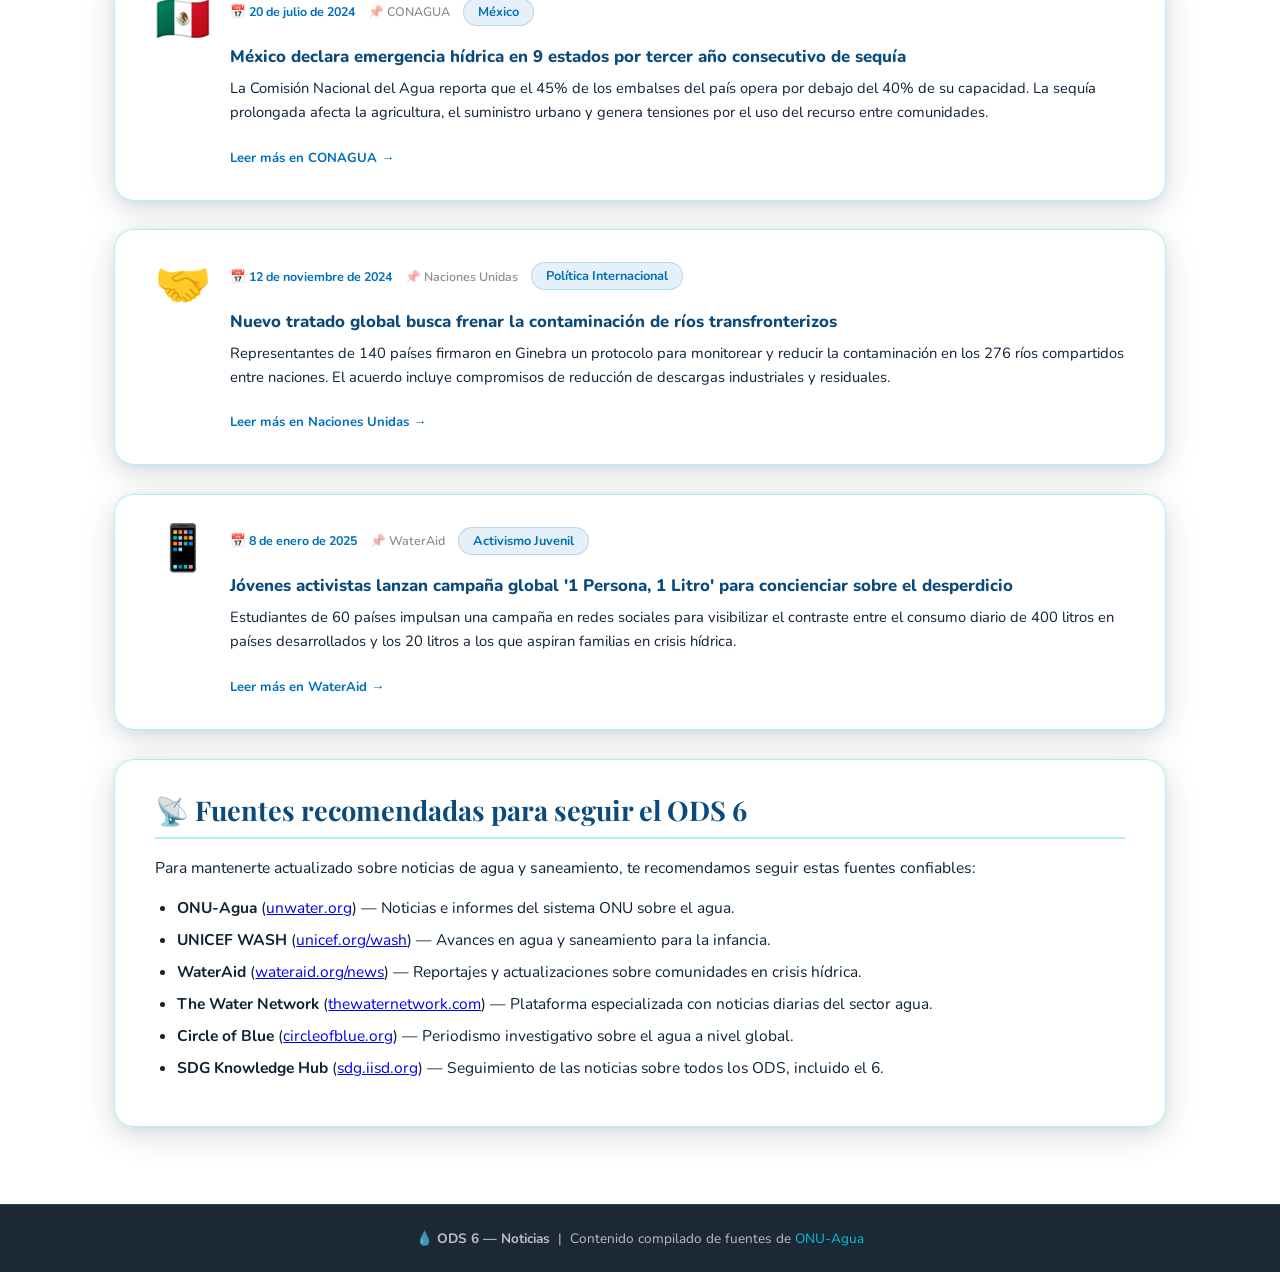
<file: pages/noticias.html>
<!DOCTYPE html>
<html lang="es">
<head>
  <meta charset="UTF-8">
  <meta name="viewport" content="width=device-width, initial-scale=1.0">
  <title>Noticias | ODS 6 — Agua Limpia y Saneamiento</title>
  <link rel="stylesheet" href="../css/estilos.css">
  <style>
    /* Estilos específicos de la página de noticias */
    .tarjeta-noticia {
      display: flex;
      gap: 1.2rem;
      align-items: flex-start;
    }

    .noticia-icono-grande {
      font-size: 2.8rem;
      flex-shrink: 0;
      line-height: 1;
    }

    .noticia-cuerpo {
      flex: 1;
    }

    .noticia-meta {
      display: flex;
      gap: 0.8rem;
      align-items: center;
      flex-wrap: wrap;
      margin-bottom: 0.5rem;
    }

    .noticia-fecha {
      font-size: 0.78rem;
      color: #0070b8;
      font-weight: 700;
    }

    body.modo-oscuro .noticia-fecha {
      color: var(--color-acento);
    }

    .noticia-fuente {
      font-size: 0.78rem;
      color: rgba(0,0,0,0.45);
      font-weight: 600;
    }

    body.modo-oscuro .noticia-fuente {
      color: rgba(200,230,255,0.5);
    }

    .noticia-cuerpo h3 {
      font-size: 1.05rem;
      color: #0a4a7c;
      margin-bottom: 0.5rem;
      font-weight: 800;
    }

    body.modo-oscuro .noticia-cuerpo h3 {
      color: var(--color-acento);
    }

    .noticia-cuerpo p {
      font-size: 0.92rem;
      line-height: 1.65;
      color: var(--color-texto);
    }

    .noticia-leer {
      display: inline-block;
      margin-top: 0.7rem;
      font-size: 0.82rem;
      font-weight: 700;
      color: #0070b8;
      text-decoration: none;
    }

    body.modo-oscuro .noticia-leer {
      color: var(--color-acento);
    }

    .noticia-leer:hover {
      text-decoration: underline;
    }

    @media (max-width: 480px) {
      .tarjeta-noticia {
        flex-direction: column;
        gap: 0.5rem;
      }
    }
  </style>
</head>
<body>

  <div class="fondo-agua" aria-hidden="true">
    <div class="burbuja-fondo"></div><div class="burbuja-fondo"></div>
    <div class="burbuja-fondo"></div><div class="burbuja-fondo"></div>
    <div class="burbuja-fondo"></div><div class="burbuja-fondo"></div>
    <div class="burbuja-fondo"></div><div class="burbuja-fondo"></div>
  </div>

  <div id="teleprompter"><span id="teleprompter-texto">Cargando...</span></div>

  <nav>
    <div class="nav-contenido">
      <a href="../index.html" class="nav-logo"><span class="icono-logo">💧</span>ODS 6</a>
      <button id="menu-toggle" aria-label="Abrir menú">☰</button>
      <ul class="nav-links">
        <li><a href="../index.html">Inicio</a></li>
        <li><a href="contexto.html">Contexto</a></li>
        <li><a href="objetivos.html">Objetivos</a></li>
        <li><a href="que-puedo-hacer.html">¿Qué puedo hacer?</a></li>
        <li><a href="alianzas.html">Alianzas</a></li>
        <li><a href="noticias.html" class="activo">Noticias</a></li>
        <li><a href="recursos.html">Recursos</a></li>
        <li><a href="pacto.html">Pacto</a></li>
        <li><a href="galeria.html">Galería</a></li>
      </ul>
      <button id="btn-modo-oscuro">🌙 Modo oscuro</button>
    </div>
  </nav>

  <main>
    <div class="encabezado-pagina">
      <span class="icono-grande">📰</span>
      <h1>Noticias y Medios</h1>
      <p class="subtitulo">
        Las noticias más relevantes sobre el ODS 6, la crisis global del agua
        y los avances hacia un mundo con agua para todos.
      </p>
    </div>

    <div class="contenedor">

      <div class="burbuja aparecer">
        <h2>¿Por qué informarse sobre el agua?</h2>
        <p>
          Estar informado es el primer paso para actuar. La crisis del agua raramente
          ocupa los primeros titulares, aunque afecta a más personas que muchos conflictos
          que sí generan portadas. Conocer lo que está pasando — en tu región y en el mundo —
          te permite tomar mejores decisiones, conversar sobre el tema y exigir a quienes
          toman decisiones que actúen con urgencia.
        </p>
        <p>
          Las noticias que aparecen a continuación están cargadas desde un archivo de datos
          local y reflejan eventos reales reportados por organismos internacionales y medios
          especializados.
        </p>
        <!-- NOTA PARA EL DESARROLLADOR: para agregar noticias, edita el archivo data/noticias.json -->
        <div class="etiquetas" id="filtros-noticias">
          <!-- Los filtros se generan dinámicamente -->
        </div>
      </div>

      <!-- CONTENEDOR DE NOTICIAS: se llena dinámicamente desde noticias.json -->
      <div id="contenedor-noticias">
        <p style="color:#fff; text-align:center; padding:2rem;">
          Cargando noticias...
        </p>
      </div>

      <!-- AVISO -->
      <div class="burbuja aparecer">
        <h2>📡 Fuentes recomendadas para seguir el ODS 6</h2>
        <p>
          Para mantenerte actualizado sobre noticias de agua y saneamiento, te recomendamos
          seguir estas fuentes confiables:
        </p>
        <ul>
          <li><strong>ONU-Agua</strong> (<a href="https://www.unwater.org" target="_blank">unwater.org</a>) — Noticias e informes del sistema ONU sobre el agua.</li>
          <li><strong>UNICEF WASH</strong> (<a href="https://www.unicef.org/wash" target="_blank">unicef.org/wash</a>) — Avances en agua y saneamiento para la infancia.</li>
          <li><strong>WaterAid</strong> (<a href="https://www.wateraid.org/news" target="_blank">wateraid.org/news</a>) — Reportajes y actualizaciones sobre comunidades en crisis hídrica.</li>
          <li><strong>The Water Network</strong> (<a href="https://thewaternetwork.com" target="_blank">thewaternetwork.com</a>) — Plataforma especializada con noticias diarias del sector agua.</li>
          <li><strong>Circle of Blue</strong> (<a href="https://www.circleofblue.org" target="_blank">circleofblue.org</a>) — Periodismo investigativo sobre el agua a nivel global.</li>
          <li><strong>SDG Knowledge Hub</strong> (<a href="https://sdg.iisd.org" target="_blank">sdg.iisd.org</a>) — Seguimiento de las noticias sobre todos los ODS, incluido el 6.</li>
        </ul>
      </div>

    </div>
  </main>

  <footer>
    <p>
      💧 <strong>ODS 6 — Noticias</strong> &nbsp;|&nbsp;
      Contenido compilado de fuentes de <a href="https://www.unwater.org" target="_blank">ONU-Agua</a>
    </p>
  </footer>

  <script src="../js/teleprompter.js"></script>
  <script src="../js/main.js"></script>
  <!-- La carga de noticias la maneja main.js automáticamente.
       Para agregar noticias: edita ../data/noticias.json -->
  <script>
    /* Script local deshabilitado — main.js ya maneja todo */
    if (false) {

    // Función para formatear fecha en español
    function formatearFecha(fechaStr) {
      var meses = [
        'enero','febrero','marzo','abril','mayo','junio',
        'julio','agosto','septiembre','octubre','noviembre','diciembre'
      ];
      var partes = fechaStr.split('-');
      return parseInt(partes[2]) + ' de ' + meses[parseInt(partes[1]) - 1] + ' de ' + partes[0];
    }

    // Cargar noticias desde JSON
    fetch('../data/noticias.json')
      .then(function(resp) { return resp.json(); })
      .then(function(noticias) {
        var contenedor = document.getElementById('contenedor-noticias');
        contenedor.innerHTML = '';

        // Generar filtros de categorías
        var categorias = [...new Set(noticias.map(function(n) { return n.categoria; }))];
        var filtrosContenedor = document.getElementById('filtros-noticias');
        filtrosContenedor.innerHTML = '<span style="font-size:0.85rem; font-weight:700; color:var(--color-texto-claro);">Filtrar por:</span> ';

        var btnTodas = document.createElement('button');
        btnTodas.textContent = 'Todas';
        btnTodas.className = 'etiqueta';
        btnTodas.style.cursor = 'pointer';
        btnTodas.style.border = 'none';
        btnTodas.addEventListener('click', function() {
          mostrarNoticias(noticias, noticias);
        });
        filtrosContenedor.appendChild(btnTodas);

        categorias.forEach(function(cat) {
          var btn = document.createElement('button');
          btn.textContent = cat;
          btn.className = 'etiqueta';
          btn.style.cursor = 'pointer';
          btn.style.border = 'none';
          btn.addEventListener('click', function() {
            var filtradas = noticias.filter(function(n) { return n.categoria === cat; });
            mostrarNoticias(filtradas, noticias);
          });
          filtrosContenedor.appendChild(btn);
        });

        mostrarNoticias(noticias, noticias);
      })
      .catch(function(err) {
        document.getElementById('contenedor-noticias').innerHTML =
          '<div class="burbuja"><p style="text-align:center;">⚠️ No se pudieron cargar las noticias. Asegúrate de abrir el sitio desde un servidor local o un navegador compatible.</p></div>';
      });

    // Función para renderizar noticias
    function mostrarNoticias(lista, todas) {
      var contenedor = document.getElementById('contenedor-noticias');
      contenedor.innerHTML = '';

      if (lista.length === 0) {
        contenedor.innerHTML = '<div class="burbuja"><p>No hay noticias en esta categoría.</p></div>';
        return;
      }

      lista.forEach(function(noticia, i) {
        var div = document.createElement('div');
        div.className = 'burbuja aparecer';
        div.innerHTML = `
          <div class="tarjeta-noticia">
            <span class="noticia-icono-grande">${noticia.icono}</span>
            <div class="noticia-cuerpo">
              <div class="noticia-meta">
                <span class="noticia-fecha">📅 ${formatearFecha(noticia.fecha)}</span>
                <span class="noticia-fuente">📌 ${noticia.fuente}</span>
                <span class="etiqueta">${noticia.categoria}</span>
              </div>
              <h3>${noticia.titulo}</h3>
              <p>${noticia.resumen}</p>
              <a href="${noticia.url}" target="_blank" rel="noopener" class="noticia-leer">
                Leer más en ${noticia.fuente} →
              </a>
            </div>
          </div>
        `;
        // Animación escalonada
        div.style.animationDelay = (i * 0.08) + 's';
        contenedor.appendChild(div);
      });

      // Re-activar animaciones de scroll
      setTimeout(function() {
        var nuevosEls = contenedor.querySelectorAll('.aparecer');
        nuevosEls.forEach(function(el) {
          el.classList.add('visible');
        });
      }, 50);
    }
    } /* fin bloque deshabilitado */
  </script>
</body>
</html>
</file>
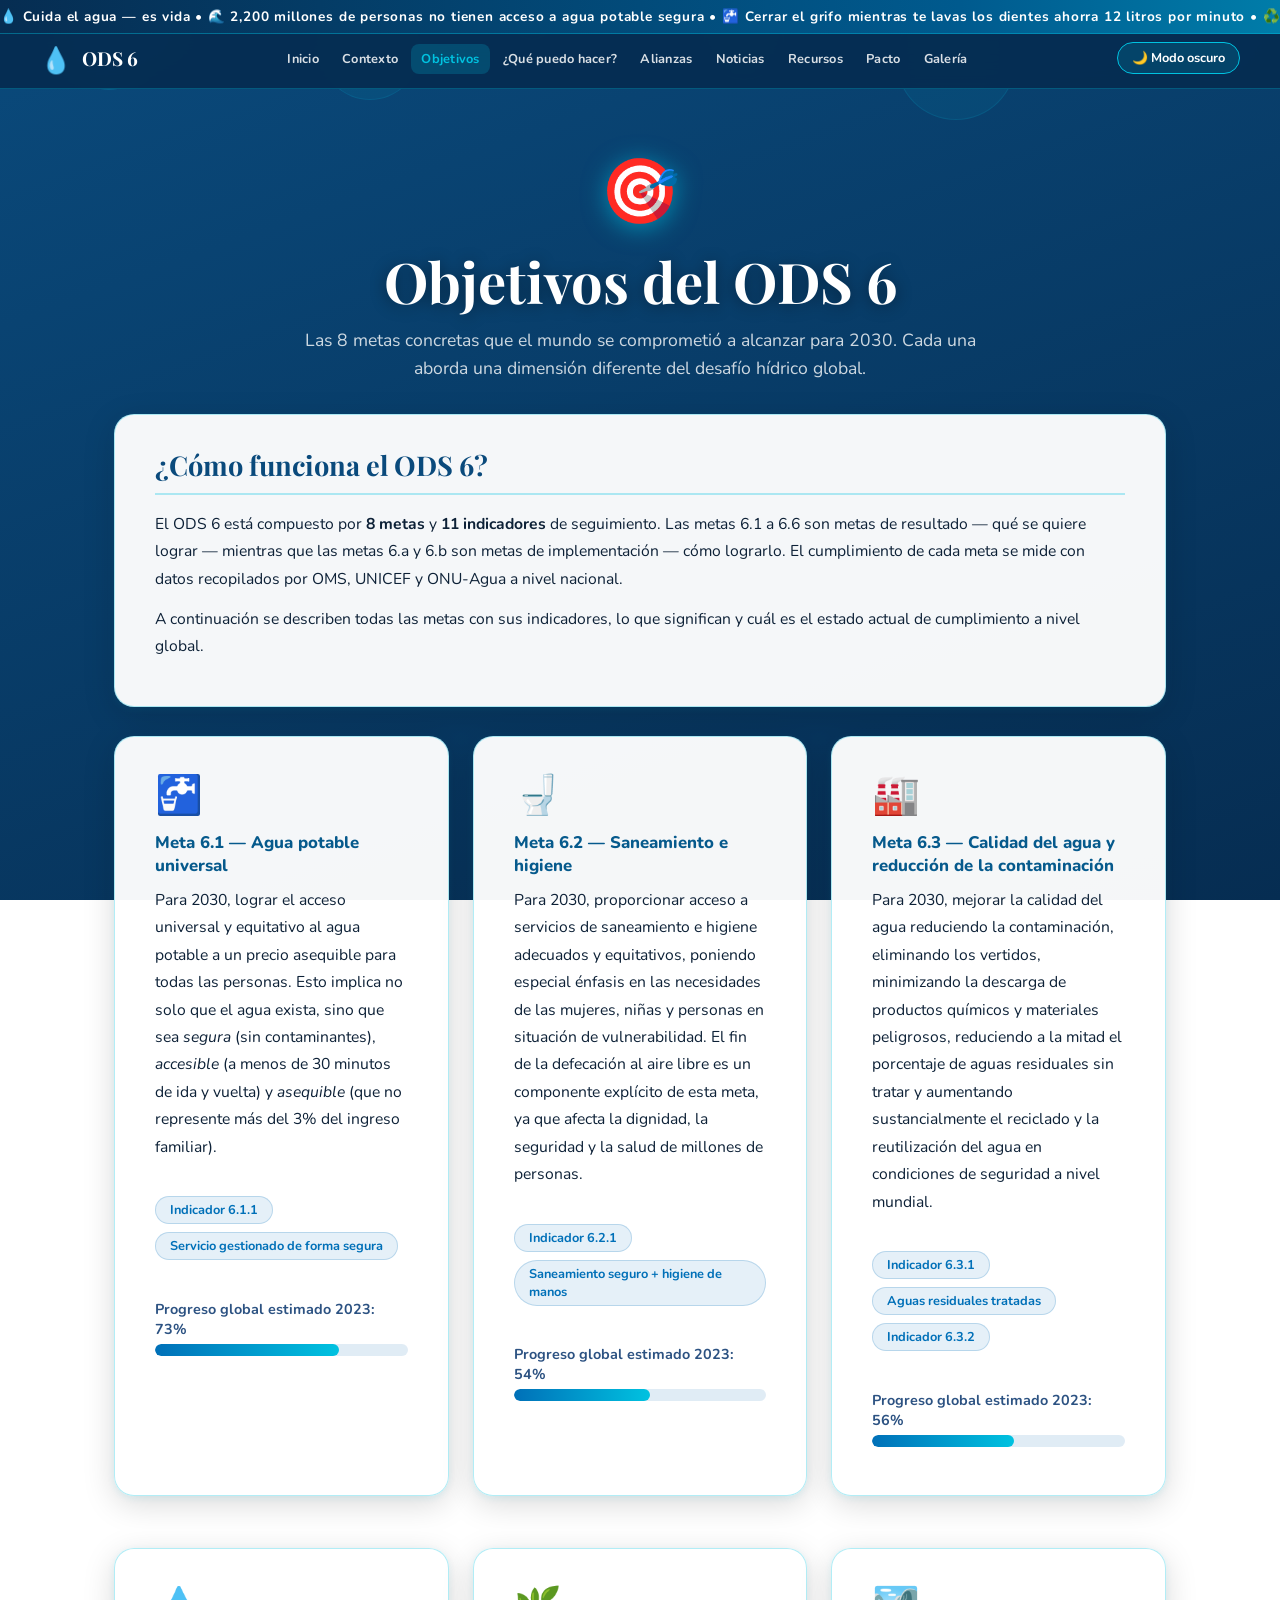
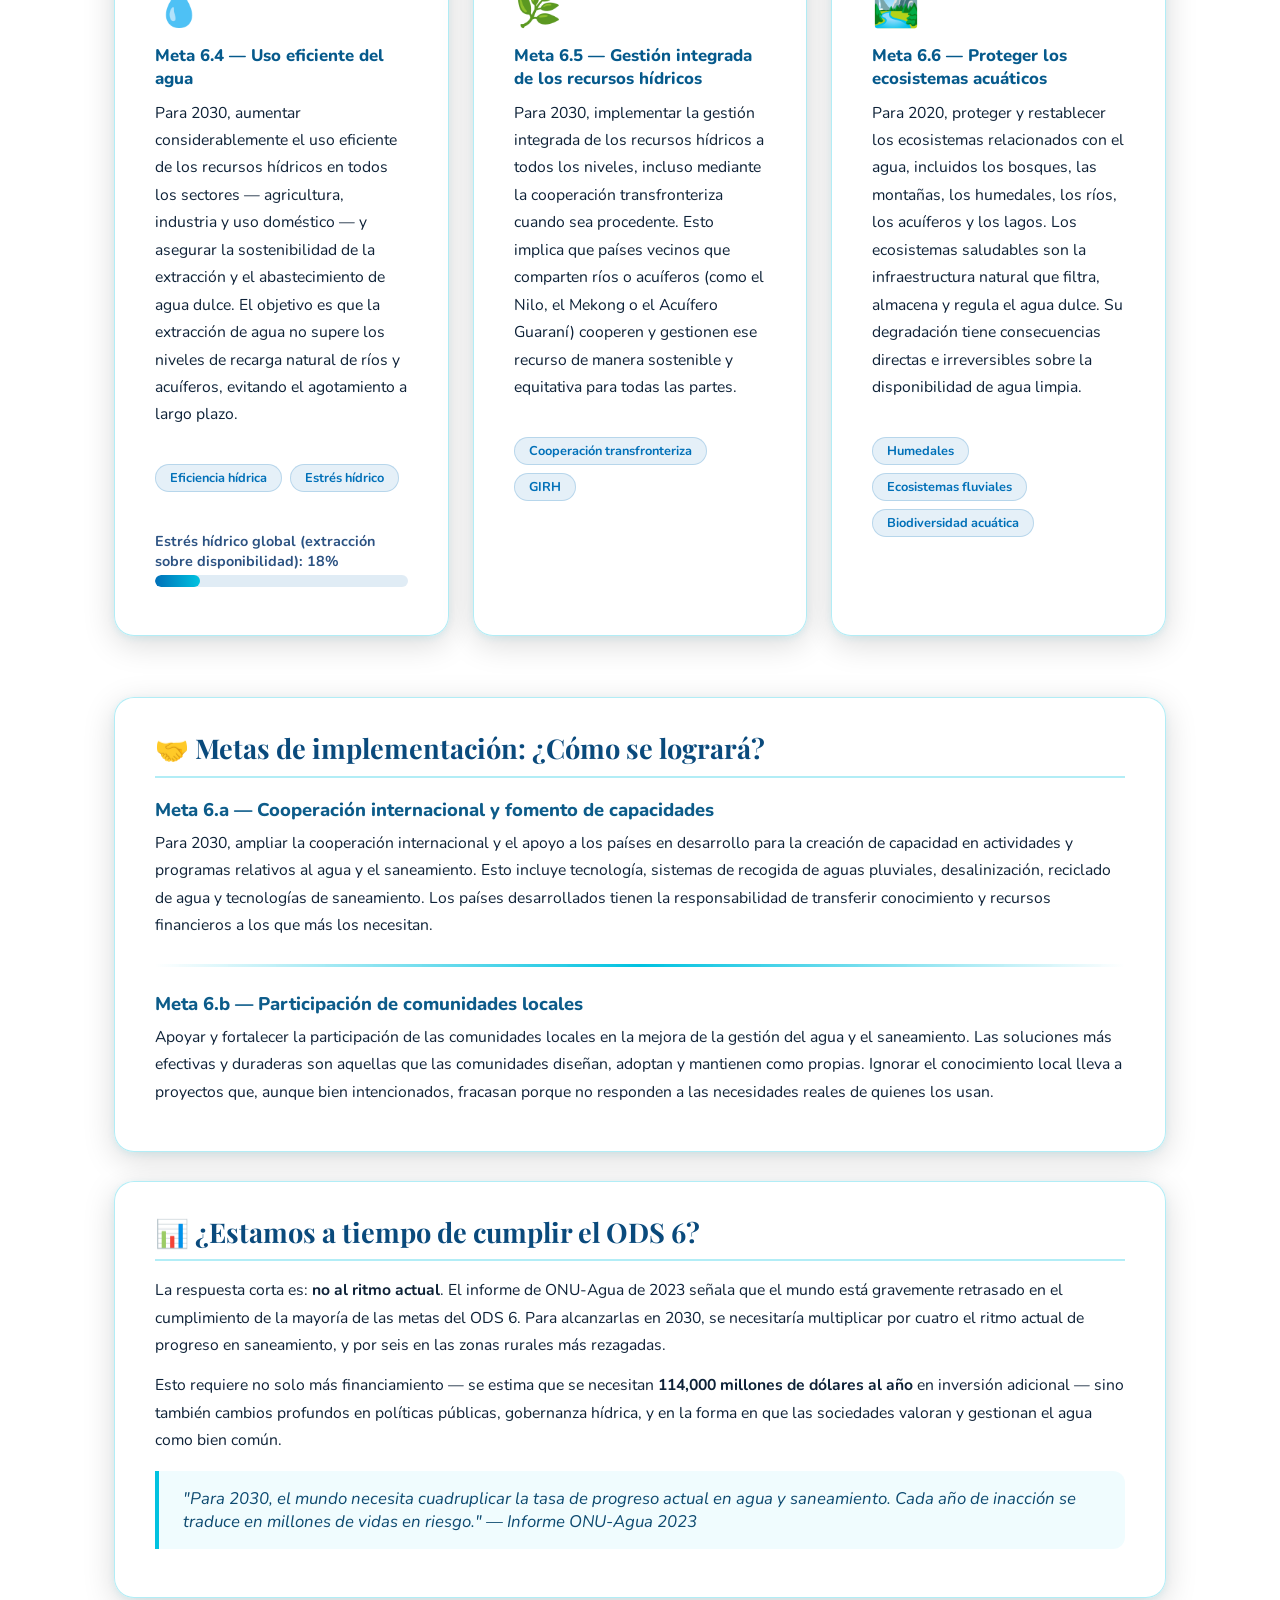
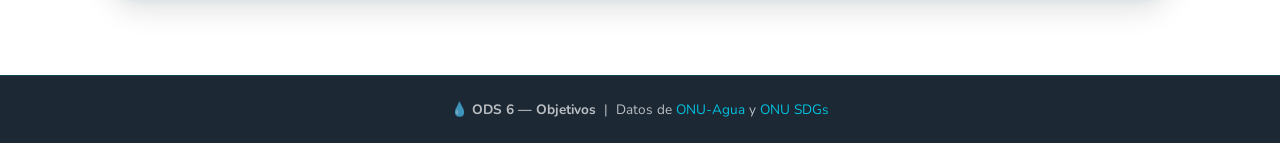
<file: pages/objetivos.html>
<!DOCTYPE html>
<html lang="es">
<head>
  <meta charset="UTF-8">
  <meta name="viewport" content="width=device-width, initial-scale=1.0">
  <title>Objetivos | ODS 6 — Agua Limpia y Saneamiento</title>
  <link rel="stylesheet" href="../css/estilos.css">
</head>
<body>

  <div class="fondo-agua" aria-hidden="true">
    <div class="burbuja-fondo"></div><div class="burbuja-fondo"></div>
    <div class="burbuja-fondo"></div><div class="burbuja-fondo"></div>
    <div class="burbuja-fondo"></div><div class="burbuja-fondo"></div>
    <div class="burbuja-fondo"></div><div class="burbuja-fondo"></div>
  </div>

  <div id="teleprompter"><span id="teleprompter-texto">Cargando...</span></div>

  <nav>
    <div class="nav-contenido">
      <a href="../index.html" class="nav-logo"><span class="icono-logo">💧</span>ODS 6</a>
      <button id="menu-toggle" aria-label="Abrir menú">☰</button>
      <ul class="nav-links">
        <li><a href="../index.html">Inicio</a></li>
        <li><a href="contexto.html">Contexto</a></li>
        <li><a href="objetivos.html" class="activo">Objetivos</a></li>
        <li><a href="que-puedo-hacer.html">¿Qué puedo hacer?</a></li>
        <li><a href="alianzas.html">Alianzas</a></li>
        <li><a href="noticias.html">Noticias</a></li>
        <li><a href="recursos.html">Recursos</a></li>
        <li><a href="pacto.html">Pacto</a></li>
        <li><a href="galeria.html">Galería</a></li>
      </ul>
      <button id="btn-modo-oscuro">🌙 Modo oscuro</button>
    </div>
  </nav>

  <main>
    <div class="encabezado-pagina">
      <span class="icono-grande">🎯</span>
      <h1>Objetivos del ODS 6</h1>
      <p class="subtitulo">
        Las 8 metas concretas que el mundo se comprometió a alcanzar para 2030.
        Cada una aborda una dimensión diferente del desafío hídrico global.
      </p>
    </div>

    <div class="contenedor">

      <!-- INTRODUCCIÓN -->
      <div class="burbuja aparecer">
        <h2>¿Cómo funciona el ODS 6?</h2>
        <p>
          El ODS 6 está compuesto por <strong>8 metas</strong> y <strong>11 indicadores</strong>
          de seguimiento. Las metas 6.1 a 6.6 son metas de resultado — qué se quiere lograr —
          mientras que las metas 6.a y 6.b son metas de implementación — cómo lograrlo.
          El cumplimiento de cada meta se mide con datos recopilados por OMS, UNICEF y
          ONU-Agua a nivel nacional.
        </p>
        <p>
          A continuación se describen todas las metas con sus indicadores, lo que significan
          y cuál es el estado actual de cumplimiento a nivel global.
        </p>
      </div>

      <!-- METAS 6.1 A 6.6 -->
      <!-- EDITA EL TÍTULO, TEXTO E INDICADOR DE CADA META AQUÍ -->

      <div class="grid-burbujas">

        <div class="burbuja tarjeta-icono aparecer">
          <span class="icono">🚰</span>
          <h3>Meta 6.1 — Agua potable universal</h3>
          <p>
            Para 2030, lograr el acceso universal y equitativo al agua potable a un precio
            asequible para todas las personas. Esto implica no solo que el agua exista,
            sino que sea <em>segura</em> (sin contaminantes), <em>accesible</em> (a menos de
            30 minutos de ida y vuelta) y <em>asequible</em> (que no represente más del 3%
            del ingreso familiar).
          </p>
          <div class="etiquetas">
            <span class="etiqueta">Indicador 6.1.1</span>
            <span class="etiqueta">Servicio gestionado de forma segura</span>
          </div>
          <div class="progreso-contenedor">
            <label>Progreso global estimado 2023: 73%</label>
            <div class="barra-progreso"><div class="barra-progreso-fill" style="width:73%"></div></div>
          </div>
        </div>

        <div class="burbuja tarjeta-icono aparecer">
          <span class="icono">🚽</span>
          <h3>Meta 6.2 — Saneamiento e higiene</h3>
          <p>
            Para 2030, proporcionar acceso a servicios de saneamiento e higiene adecuados
            y equitativos, poniendo especial énfasis en las necesidades de las mujeres,
            niñas y personas en situación de vulnerabilidad. El fin de la defecación
            al aire libre es un componente explícito de esta meta, ya que afecta la
            dignidad, la seguridad y la salud de millones de personas.
          </p>
          <div class="etiquetas">
            <span class="etiqueta">Indicador 6.2.1</span>
            <span class="etiqueta">Saneamiento seguro + higiene de manos</span>
          </div>
          <div class="progreso-contenedor">
            <label>Progreso global estimado 2023: 54%</label>
            <div class="barra-progreso"><div class="barra-progreso-fill" style="width:54%"></div></div>
          </div>
        </div>

        <div class="burbuja tarjeta-icono aparecer">
          <span class="icono">🏭</span>
          <h3>Meta 6.3 — Calidad del agua y reducción de la contaminación</h3>
          <p>
            Para 2030, mejorar la calidad del agua reduciendo la contaminación, eliminando
            los vertidos, minimizando la descarga de productos químicos y materiales
            peligrosos, reduciendo a la mitad el porcentaje de aguas residuales sin tratar
            y aumentando sustancialmente el reciclado y la reutilización del agua en
            condiciones de seguridad a nivel mundial.
          </p>
          <div class="etiquetas">
            <span class="etiqueta">Indicador 6.3.1</span>
            <span class="etiqueta">Aguas residuales tratadas</span>
            <span class="etiqueta">Indicador 6.3.2</span>
          </div>
          <div class="progreso-contenedor">
            <label>Progreso global estimado 2023: 56%</label>
            <div class="barra-progreso"><div class="barra-progreso-fill" style="width:56%"></div></div>
          </div>
        </div>

        <div class="burbuja tarjeta-icono aparecer">
          <span class="icono">💧</span>
          <h3>Meta 6.4 — Uso eficiente del agua</h3>
          <p>
            Para 2030, aumentar considerablemente el uso eficiente de los recursos hídricos
            en todos los sectores — agricultura, industria y uso doméstico — y asegurar la
            sostenibilidad de la extracción y el abastecimiento de agua dulce. El objetivo
            es que la extracción de agua no supere los niveles de recarga natural de ríos
            y acuíferos, evitando el agotamiento a largo plazo.
          </p>
          <div class="etiquetas">
            <span class="etiqueta">Eficiencia hídrica</span>
            <span class="etiqueta">Estrés hídrico</span>
          </div>
          <div class="progreso-contenedor">
            <label>Estrés hídrico global (extracción sobre disponibilidad): 18%</label>
            <div class="barra-progreso"><div class="barra-progreso-fill" style="width:18%"></div></div>
          </div>
        </div>

        <div class="burbuja tarjeta-icono aparecer">
          <span class="icono">🌿</span>
          <h3>Meta 6.5 — Gestión integrada de los recursos hídricos</h3>
          <p>
            Para 2030, implementar la gestión integrada de los recursos hídricos a todos
            los niveles, incluso mediante la cooperación transfronteriza cuando sea
            procedente. Esto implica que países vecinos que comparten ríos o acuíferos
            (como el Nilo, el Mekong o el Acuífero Guaraní) cooperen y gestionen ese
            recurso de manera sostenible y equitativa para todas las partes.
          </p>
          <div class="etiquetas">
            <span class="etiqueta">Cooperación transfronteriza</span>
            <span class="etiqueta">GIRH</span>
          </div>
        </div>

        <div class="burbuja tarjeta-icono aparecer">
          <span class="icono">🏞️</span>
          <h3>Meta 6.6 — Proteger los ecosistemas acuáticos</h3>
          <p>
            Para 2020, proteger y restablecer los ecosistemas relacionados con el agua,
            incluidos los bosques, las montañas, los humedales, los ríos, los acuíferos
            y los lagos. Los ecosistemas saludables son la infraestructura natural que
            filtra, almacena y regula el agua dulce. Su degradación tiene consecuencias
            directas e irreversibles sobre la disponibilidad de agua limpia.
          </p>
          <div class="etiquetas">
            <span class="etiqueta">Humedales</span>
            <span class="etiqueta">Ecosistemas fluviales</span>
            <span class="etiqueta">Biodiversidad acuática</span>
          </div>
        </div>

      </div>

      <!-- METAS DE IMPLEMENTACIÓN -->
      <div class="burbuja aparecer">
        <h2>🤝 Metas de implementación: ¿Cómo se logrará?</h2>

        <h3>Meta 6.a — Cooperación internacional y fomento de capacidades</h3>
        <p>
          Para 2030, ampliar la cooperación internacional y el apoyo a los países en
          desarrollo para la creación de capacidad en actividades y programas relativos
          al agua y el saneamiento. Esto incluye tecnología, sistemas de recogida de
          aguas pluviales, desalinización, reciclado de agua y tecnologías de saneamiento.
          Los países desarrollados tienen la responsabilidad de transferir conocimiento
          y recursos financieros a los que más los necesitan.
        </p>

        <hr class="divisor">

        <h3>Meta 6.b — Participación de comunidades locales</h3>
        <p>
          Apoyar y fortalecer la participación de las comunidades locales en la mejora
          de la gestión del agua y el saneamiento. Las soluciones más efectivas y
          duraderas son aquellas que las comunidades diseñan, adoptan y mantienen
          como propias. Ignorar el conocimiento local lleva a proyectos que, aunque
          bien intencionados, fracasan porque no responden a las necesidades reales
          de quienes los usan.
        </p>
      </div>

      <!-- ESTADO DE CUMPLIMIENTO -->
      <div class="burbuja aparecer">
        <h2>📊 ¿Estamos a tiempo de cumplir el ODS 6?</h2>
        <p>
          La respuesta corta es: <strong>no al ritmo actual</strong>. El informe de ONU-Agua
          de 2023 señala que el mundo está gravemente retrasado en el cumplimiento de la
          mayoría de las metas del ODS 6. Para alcanzarlas en 2030, se necesitaría multiplicar
          por cuatro el ritmo actual de progreso en saneamiento, y por seis en las zonas rurales
          más rezagadas.
        </p>
        <p>
          Esto requiere no solo más financiamiento — se estima que se necesitan
          <strong>114,000 millones de dólares al año</strong> en inversión adicional — sino
          también cambios profundos en políticas públicas, gobernanza hídrica, y en la
          forma en que las sociedades valoran y gestionan el agua como bien común.
        </p>

        <div class="cita">
          "Para 2030, el mundo necesita cuadruplicar la tasa de progreso actual en agua
          y saneamiento. Cada año de inacción se traduce en millones de vidas en riesgo."
          — Informe ONU-Agua 2023
        </div>
      </div>

    </div>
  </main>

  <footer>
    <p>
      💧 <strong>ODS 6 — Objetivos</strong> &nbsp;|&nbsp;
      Datos de <a href="https://www.unwater.org" target="_blank">ONU-Agua</a> y
      <a href="https://sdgs.un.org/goals/goal6" target="_blank">ONU SDGs</a>
    </p>
  </footer>

  <script src="../js/teleprompter.js"></script>
  <script src="../js/main.js"></script>
</body>
</html>
</file>
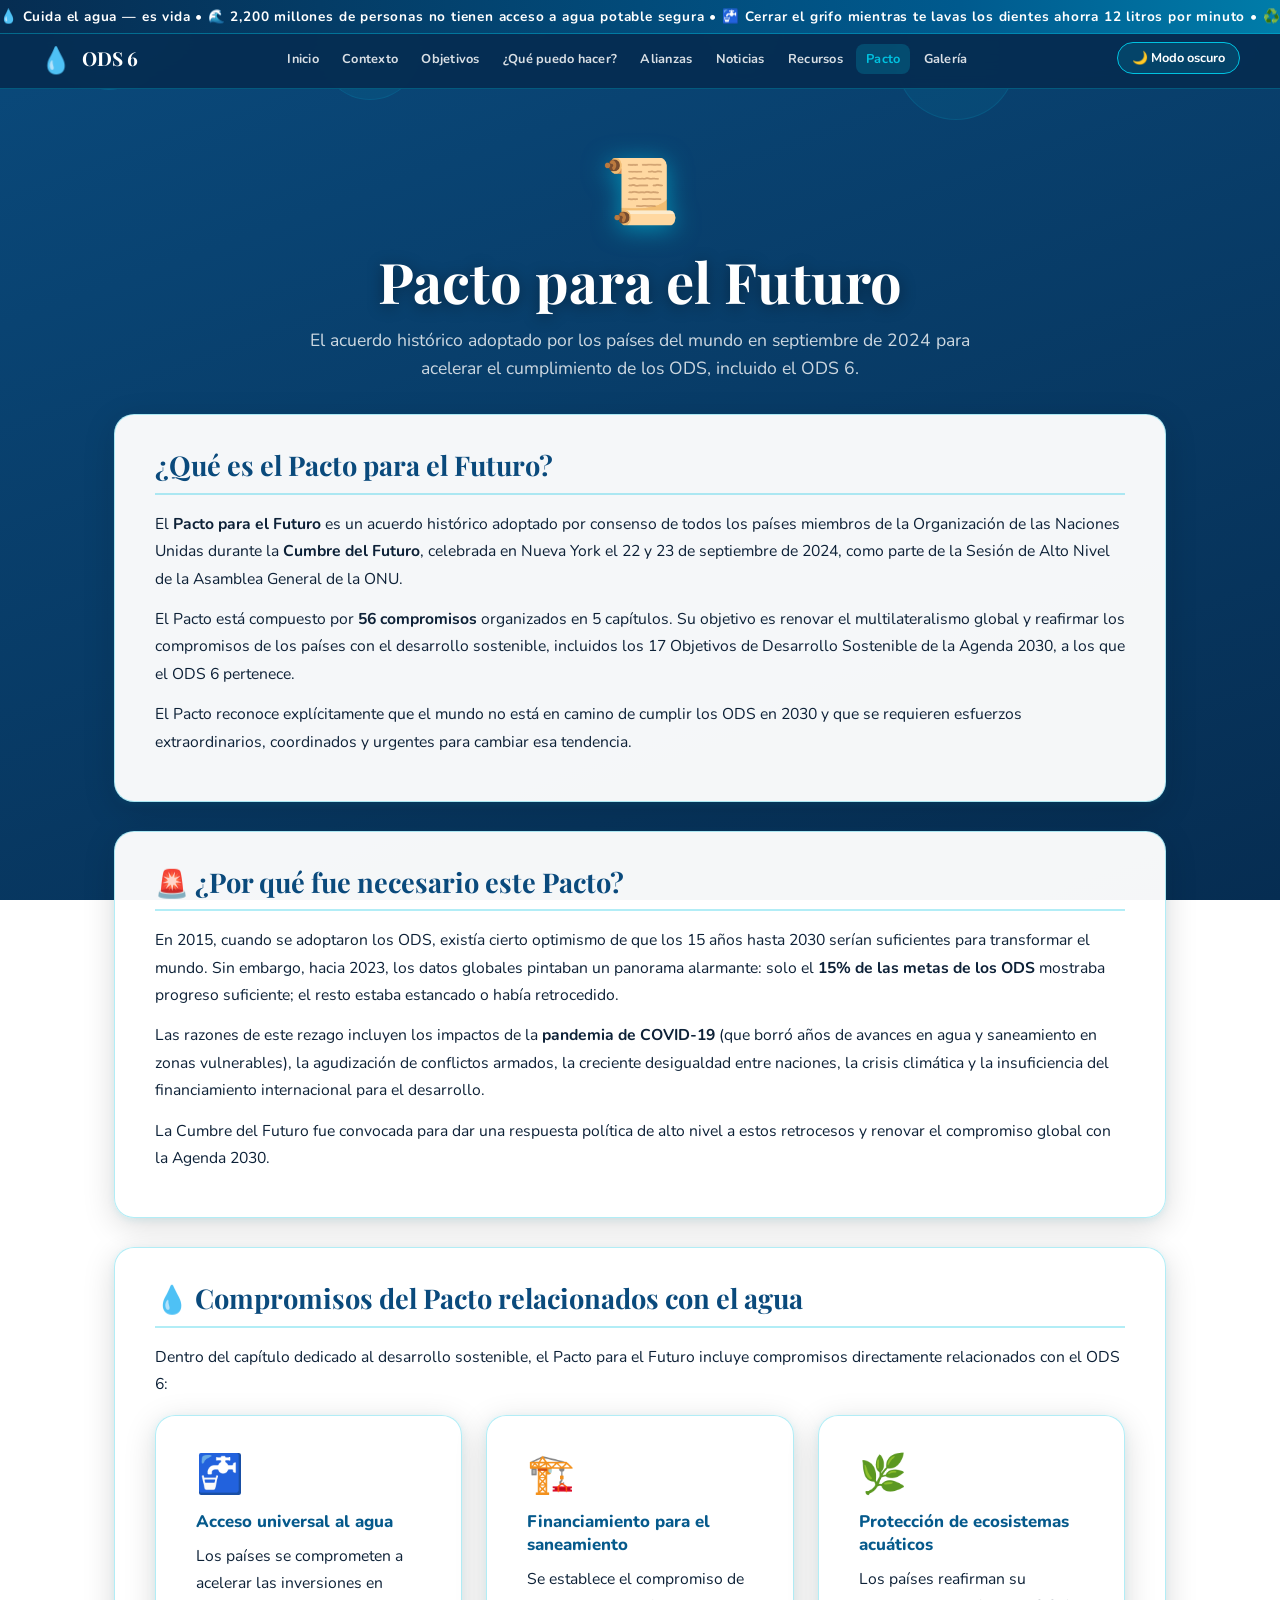
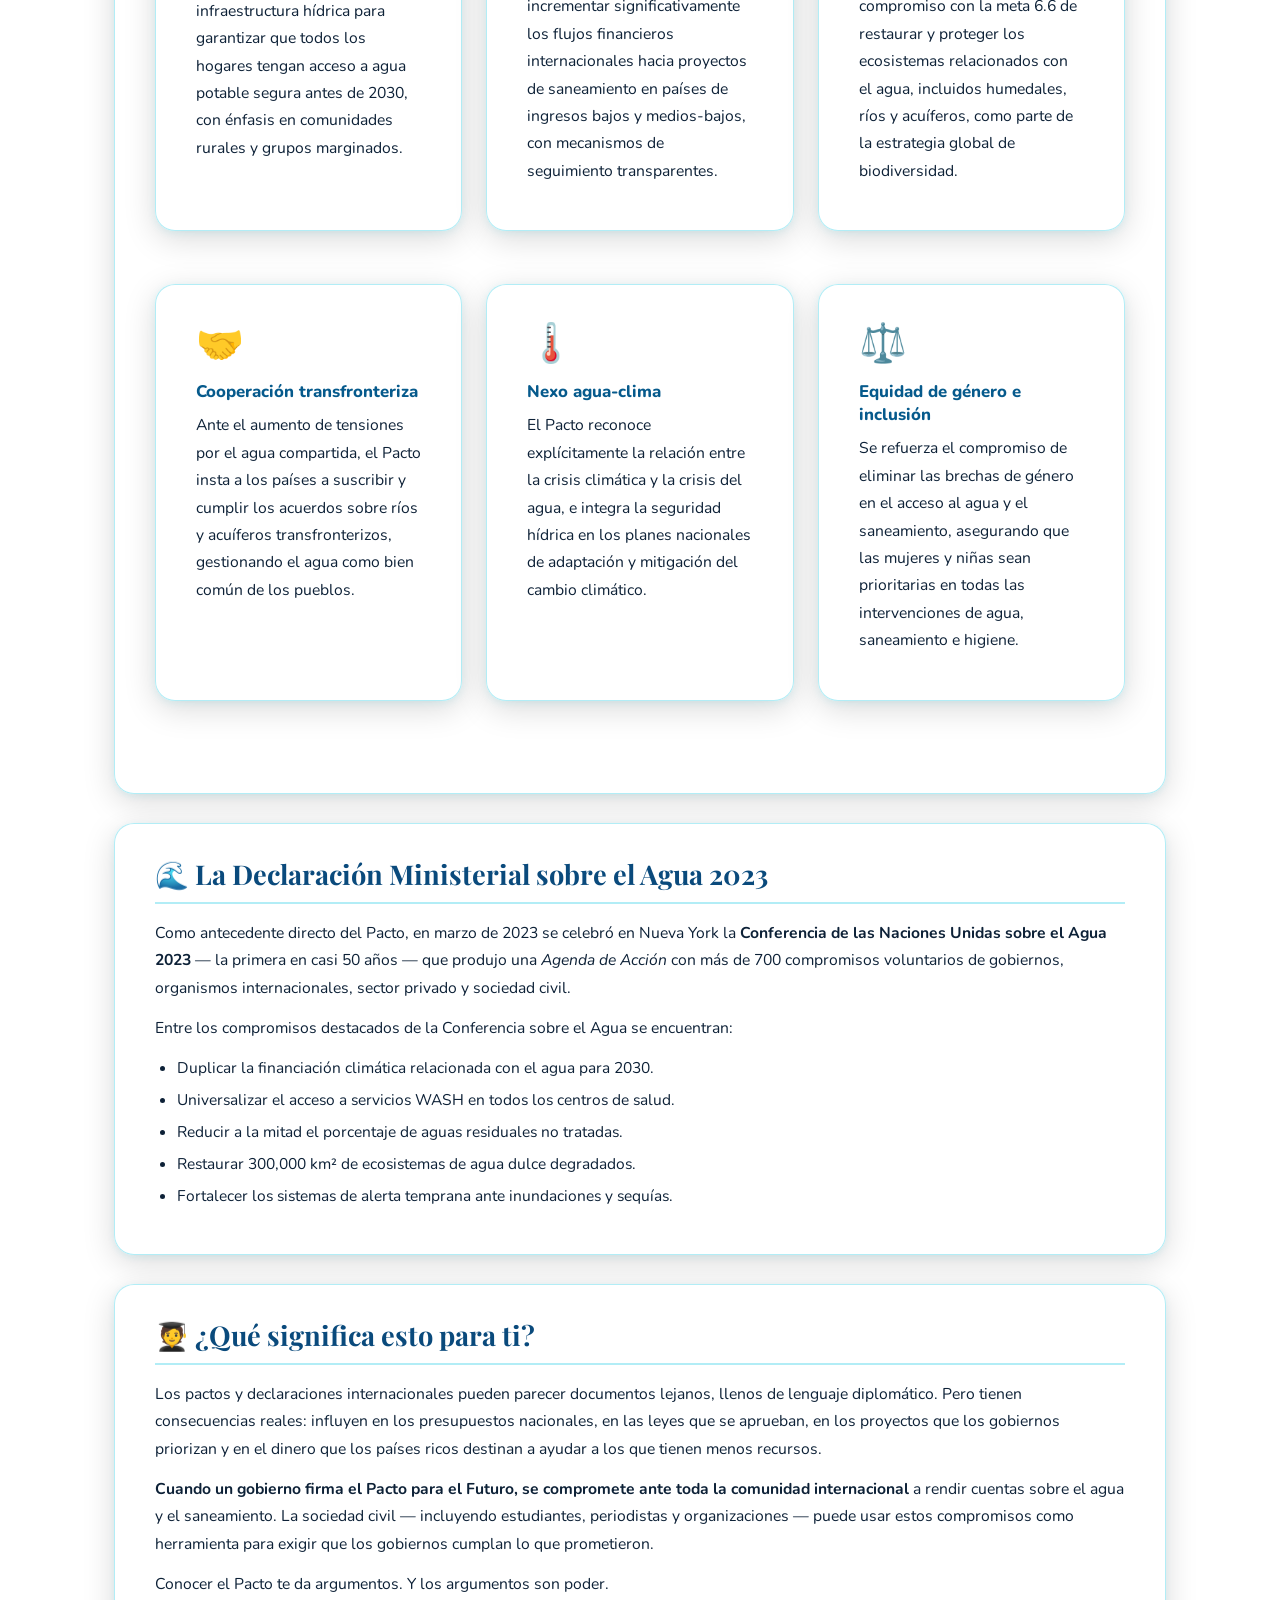
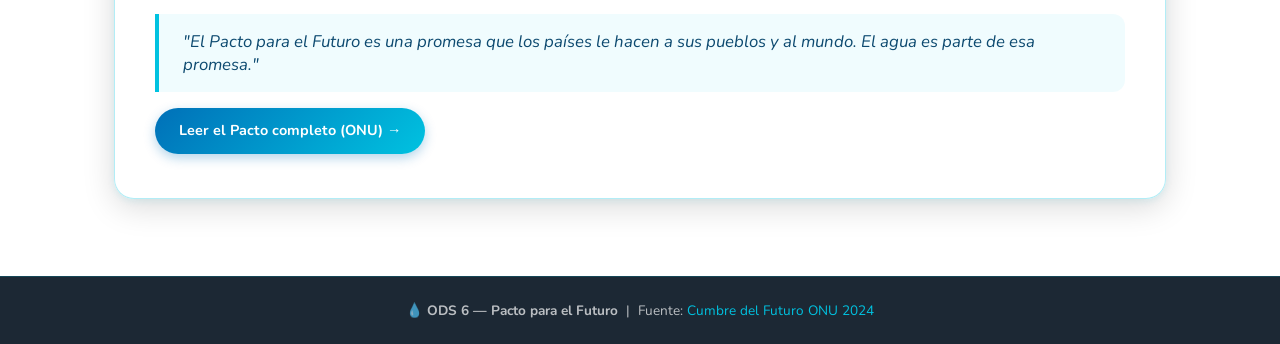
<file: pages/pacto.html>
<!DOCTYPE html>
<html lang="es">
<head>
  <meta charset="UTF-8">
  <meta name="viewport" content="width=device-width, initial-scale=1.0">
  <title>Pacto para el Futuro | ODS 6 — Agua Limpia y Saneamiento</title>
  <link rel="stylesheet" href="../css/estilos.css">
</head>
<body>

  <div class="fondo-agua" aria-hidden="true">
    <div class="burbuja-fondo"></div><div class="burbuja-fondo"></div>
    <div class="burbuja-fondo"></div><div class="burbuja-fondo"></div>
    <div class="burbuja-fondo"></div><div class="burbuja-fondo"></div>
    <div class="burbuja-fondo"></div><div class="burbuja-fondo"></div>
  </div>

  <div id="teleprompter"><span id="teleprompter-texto">Cargando...</span></div>

  <nav>
    <div class="nav-contenido">
      <a href="../index.html" class="nav-logo"><span class="icono-logo">💧</span>ODS 6</a>
      <button id="menu-toggle" aria-label="Abrir menú">☰</button>
      <ul class="nav-links">
        <li><a href="../index.html">Inicio</a></li>
        <li><a href="contexto.html">Contexto</a></li>
        <li><a href="objetivos.html">Objetivos</a></li>
        <li><a href="que-puedo-hacer.html">¿Qué puedo hacer?</a></li>
        <li><a href="alianzas.html">Alianzas</a></li>
        <li><a href="noticias.html">Noticias</a></li>
        <li><a href="recursos.html">Recursos</a></li>
        <li><a href="pacto.html" class="activo">Pacto</a></li>
        <li><a href="galeria.html">Galería</a></li>
      </ul>
      <button id="btn-modo-oscuro">🌙 Modo oscuro</button>
    </div>
  </nav>

  <main>
    <div class="encabezado-pagina">
      <span class="icono-grande">📜</span>
      <h1>Pacto para el Futuro</h1>
      <p class="subtitulo">
        El acuerdo histórico adoptado por los países del mundo en septiembre de 2024
        para acelerar el cumplimiento de los ODS, incluido el ODS 6.
      </p>
    </div>

    <div class="contenedor">

      <!-- QUÉ ES EL PACTO -->
      <div class="burbuja aparecer">
        <h2>¿Qué es el Pacto para el Futuro?</h2>
        <p>
          El <strong>Pacto para el Futuro</strong> es un acuerdo histórico adoptado por
          consenso de todos los países miembros de la Organización de las Naciones Unidas
          durante la <strong>Cumbre del Futuro</strong>, celebrada en Nueva York el
          22 y 23 de septiembre de 2024, como parte de la Sesión de Alto Nivel de la
          Asamblea General de la ONU.
        </p>
        <p>
          El Pacto está compuesto por <strong>56 compromisos</strong> organizados en
          5 capítulos. Su objetivo es renovar el multilateralismo global y reafirmar
          los compromisos de los países con el desarrollo sostenible, incluidos los
          17 Objetivos de Desarrollo Sostenible de la Agenda 2030, a los que el ODS 6
          pertenece.
        </p>
        <p>
          El Pacto reconoce explícitamente que el mundo no está en camino de cumplir
          los ODS en 2030 y que se requieren esfuerzos extraordinarios, coordinados y
          urgentes para cambiar esa tendencia.
        </p>
      </div>

      <!-- POR QUÉ SE NECESITÓ -->
      <div class="burbuja aparecer">
        <h2>🚨 ¿Por qué fue necesario este Pacto?</h2>
        <p>
          En 2015, cuando se adoptaron los ODS, existía cierto optimismo de que los 15 años
          hasta 2030 serían suficientes para transformar el mundo. Sin embargo, hacia 2023,
          los datos globales pintaban un panorama alarmante: solo el <strong>15% de las
          metas de los ODS</strong> mostraba progreso suficiente; el resto estaba estancado
          o había retrocedido.
        </p>
        <p>
          Las razones de este rezago incluyen los impactos de la <strong>pandemia de
          COVID-19</strong> (que borró años de avances en agua y saneamiento en zonas
          vulnerables), la agudización de conflictos armados, la creciente desigualdad
          entre naciones, la crisis climática y la insuficiencia del financiamiento
          internacional para el desarrollo.
        </p>
        <p>
          La Cumbre del Futuro fue convocada para dar una respuesta política de alto nivel
          a estos retrocesos y renovar el compromiso global con la Agenda 2030.
        </p>
      </div>

      <!-- COMPROMISOS RELACIONADOS CON EL AGUA -->
      <div class="burbuja aparecer">
        <h2>💧 Compromisos del Pacto relacionados con el agua</h2>
        <p>
          Dentro del capítulo dedicado al desarrollo sostenible, el Pacto para el Futuro
          incluye compromisos directamente relacionados con el ODS 6:
        </p>

        <!-- AGREGA O MODIFICA COMPROMISOS AQUÍ -->
        <div class="grid-burbujas" style="margin-top:1rem;">

          <div class="burbuja tarjeta-icono">
            <span class="icono">🚰</span>
            <h3>Acceso universal al agua</h3>
            <p>
              Los países se comprometen a acelerar las inversiones en infraestructura
              hídrica para garantizar que todos los hogares tengan acceso a agua potable
              segura antes de 2030, con énfasis en comunidades rurales y grupos marginados.
            </p>
          </div>

          <div class="burbuja tarjeta-icono">
            <span class="icono">🏗️</span>
            <h3>Financiamiento para el saneamiento</h3>
            <p>
              Se establece el compromiso de incrementar significativamente los flujos
              financieros internacionales hacia proyectos de saneamiento en países de
              ingresos bajos y medios-bajos, con mecanismos de seguimiento transparentes.
            </p>
          </div>

          <div class="burbuja tarjeta-icono">
            <span class="icono">🌿</span>
            <h3>Protección de ecosistemas acuáticos</h3>
            <p>
              Los países reafirman su compromiso con la meta 6.6 de restaurar y proteger
              los ecosistemas relacionados con el agua, incluidos humedales, ríos y acuíferos,
              como parte de la estrategia global de biodiversidad.
            </p>
          </div>

          <div class="burbuja tarjeta-icono">
            <span class="icono">🤝</span>
            <h3>Cooperación transfronteriza</h3>
            <p>
              Ante el aumento de tensiones por el agua compartida, el Pacto insta a los
              países a suscribir y cumplir los acuerdos sobre ríos y acuíferos
              transfronterizos, gestionando el agua como bien común de los pueblos.
            </p>
          </div>

          <div class="burbuja tarjeta-icono">
            <span class="icono">🌡️</span>
            <h3>Nexo agua-clima</h3>
            <p>
              El Pacto reconoce explícitamente la relación entre la crisis climática
              y la crisis del agua, e integra la seguridad hídrica en los planes
              nacionales de adaptación y mitigación del cambio climático.
            </p>
          </div>

          <div class="burbuja tarjeta-icono">
            <span class="icono">⚖️</span>
            <h3>Equidad de género e inclusión</h3>
            <p>
              Se refuerza el compromiso de eliminar las brechas de género en el acceso
              al agua y el saneamiento, asegurando que las mujeres y niñas sean
              prioritarias en todas las intervenciones de agua, saneamiento e higiene.
            </p>
          </div>

        </div>
      </div>

      <!-- DECLARACIÓN DE AGUA -->
      <div class="burbuja aparecer">
        <h2>🌊 La Declaración Ministerial sobre el Agua 2023</h2>
        <p>
          Como antecedente directo del Pacto, en marzo de 2023 se celebró en Nueva York
          la <strong>Conferencia de las Naciones Unidas sobre el Agua 2023</strong>
          — la primera en casi 50 años — que produjo una <em>Agenda de Acción</em>
          con más de 700 compromisos voluntarios de gobiernos, organismos internacionales,
          sector privado y sociedad civil.
        </p>
        <p>
          Entre los compromisos destacados de la Conferencia sobre el Agua se encuentran:
        </p>
        <ul>
          <li>Duplicar la financiación climática relacionada con el agua para 2030.</li>
          <li>Universalizar el acceso a servicios WASH en todos los centros de salud.</li>
          <li>Reducir a la mitad el porcentaje de aguas residuales no tratadas.</li>
          <li>Restaurar 300,000 km² de ecosistemas de agua dulce degradados.</li>
          <li>Fortalecer los sistemas de alerta temprana ante inundaciones y sequías.</li>
        </ul>
      </div>

      <!-- QUITARLE LA BUROCRACIA -->
      <div class="burbuja aparecer">
        <h2>🧑‍🎓 ¿Qué significa esto para ti?</h2>
        <p>
          Los pactos y declaraciones internacionales pueden parecer documentos lejanos,
          llenos de lenguaje diplomático. Pero tienen consecuencias reales: influyen en
          los presupuestos nacionales, en las leyes que se aprueban, en los proyectos
          que los gobiernos priorizan y en el dinero que los países ricos destinan a
          ayudar a los que tienen menos recursos.
        </p>
        <p>
          <strong>Cuando un gobierno firma el Pacto para el Futuro, se compromete
          ante toda la comunidad internacional</strong> a rendir cuentas sobre el agua
          y el saneamiento. La sociedad civil — incluyendo estudiantes, periodistas y
          organizaciones — puede usar estos compromisos como herramienta para exigir
          que los gobiernos cumplan lo que prometieron.
        </p>
        <p>
          Conocer el Pacto te da argumentos. Y los argumentos son poder.
        </p>

        <div class="cita">
          "El Pacto para el Futuro es una promesa que los países le hacen a sus pueblos
          y al mundo. El agua es parte de esa promesa."
        </div>

        <p style="margin-top:1rem;">
          <a href="https://www.un.org/en/summit-of-the-future" target="_blank" class="boton">
            Leer el Pacto completo (ONU) →
          </a>
        </p>
      </div>

    </div>
  </main>

  <footer>
    <p>
      💧 <strong>ODS 6 — Pacto para el Futuro</strong> &nbsp;|&nbsp;
      Fuente: <a href="https://www.un.org/en/summit-of-the-future" target="_blank">Cumbre del Futuro ONU 2024</a>
    </p>
  </footer>

  <script src="../js/teleprompter.js"></script>
  <script src="../js/main.js"></script>
</body>
</html>
</file>
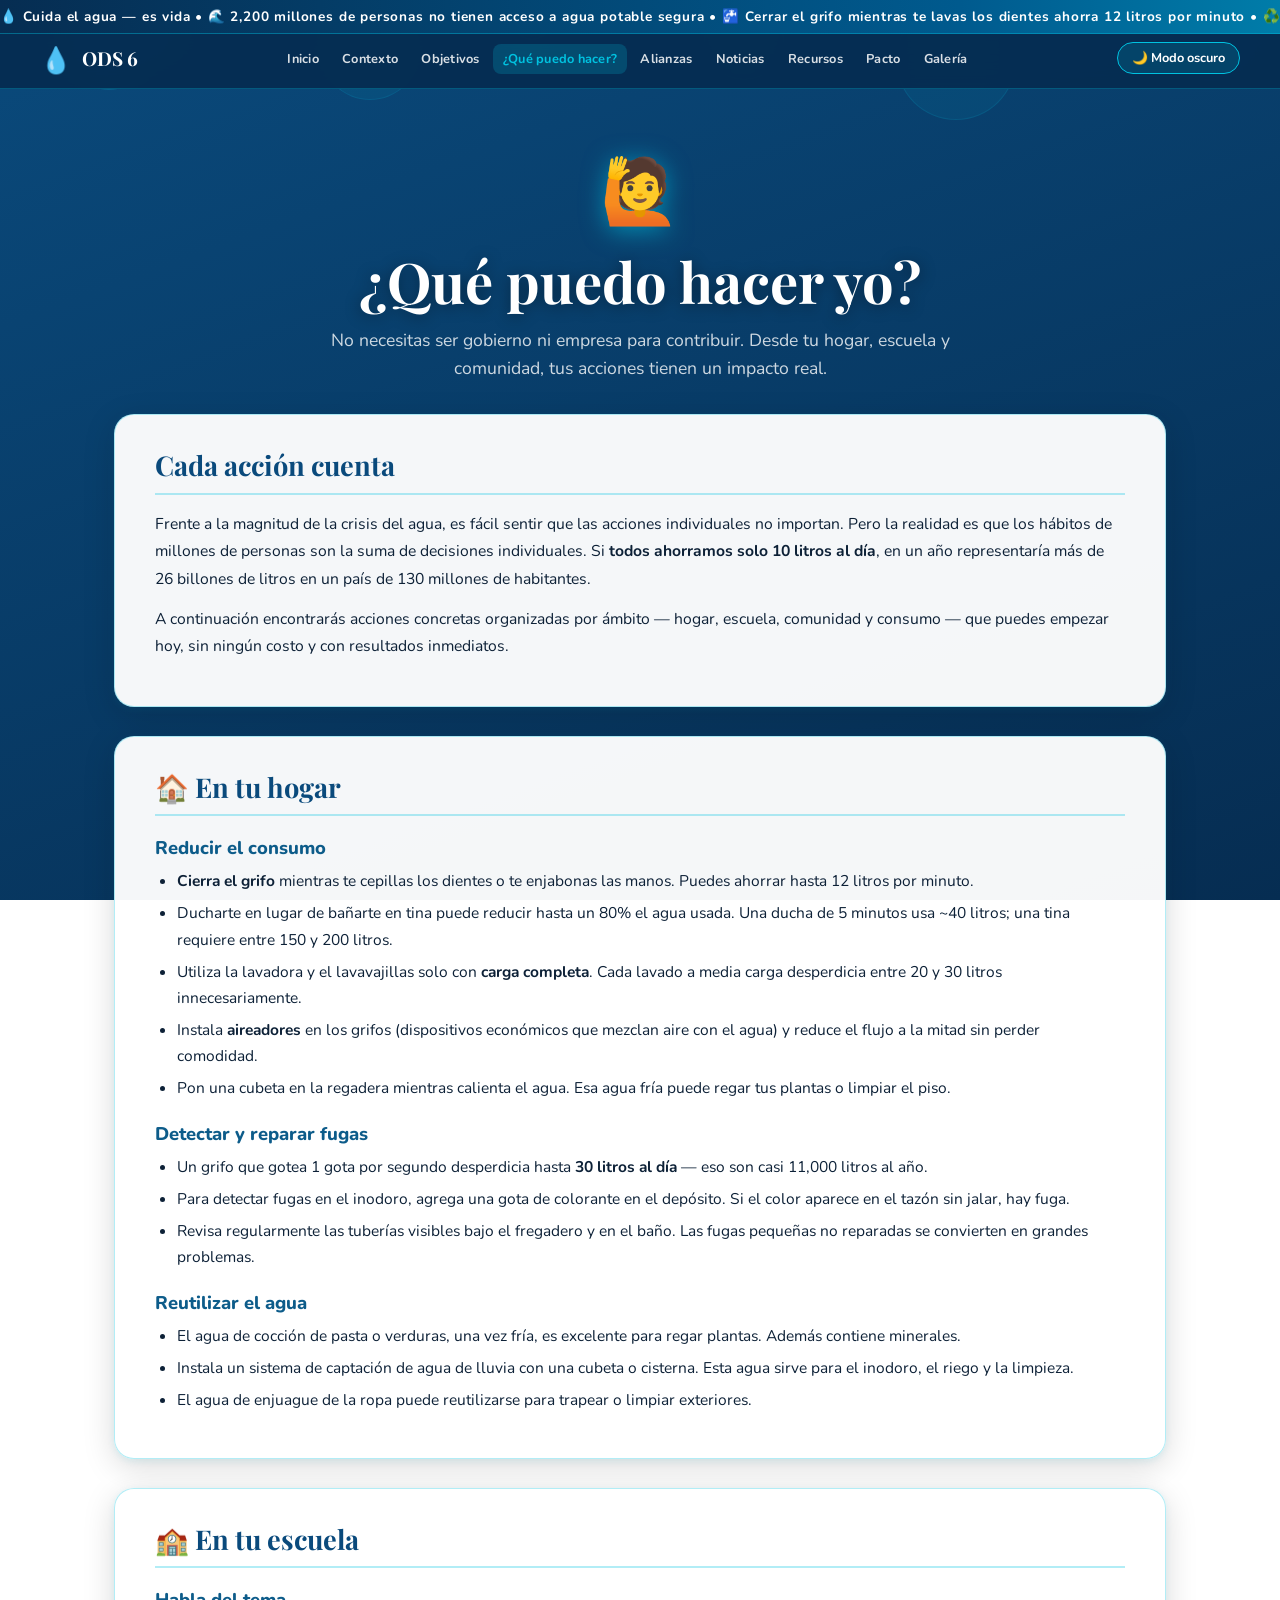
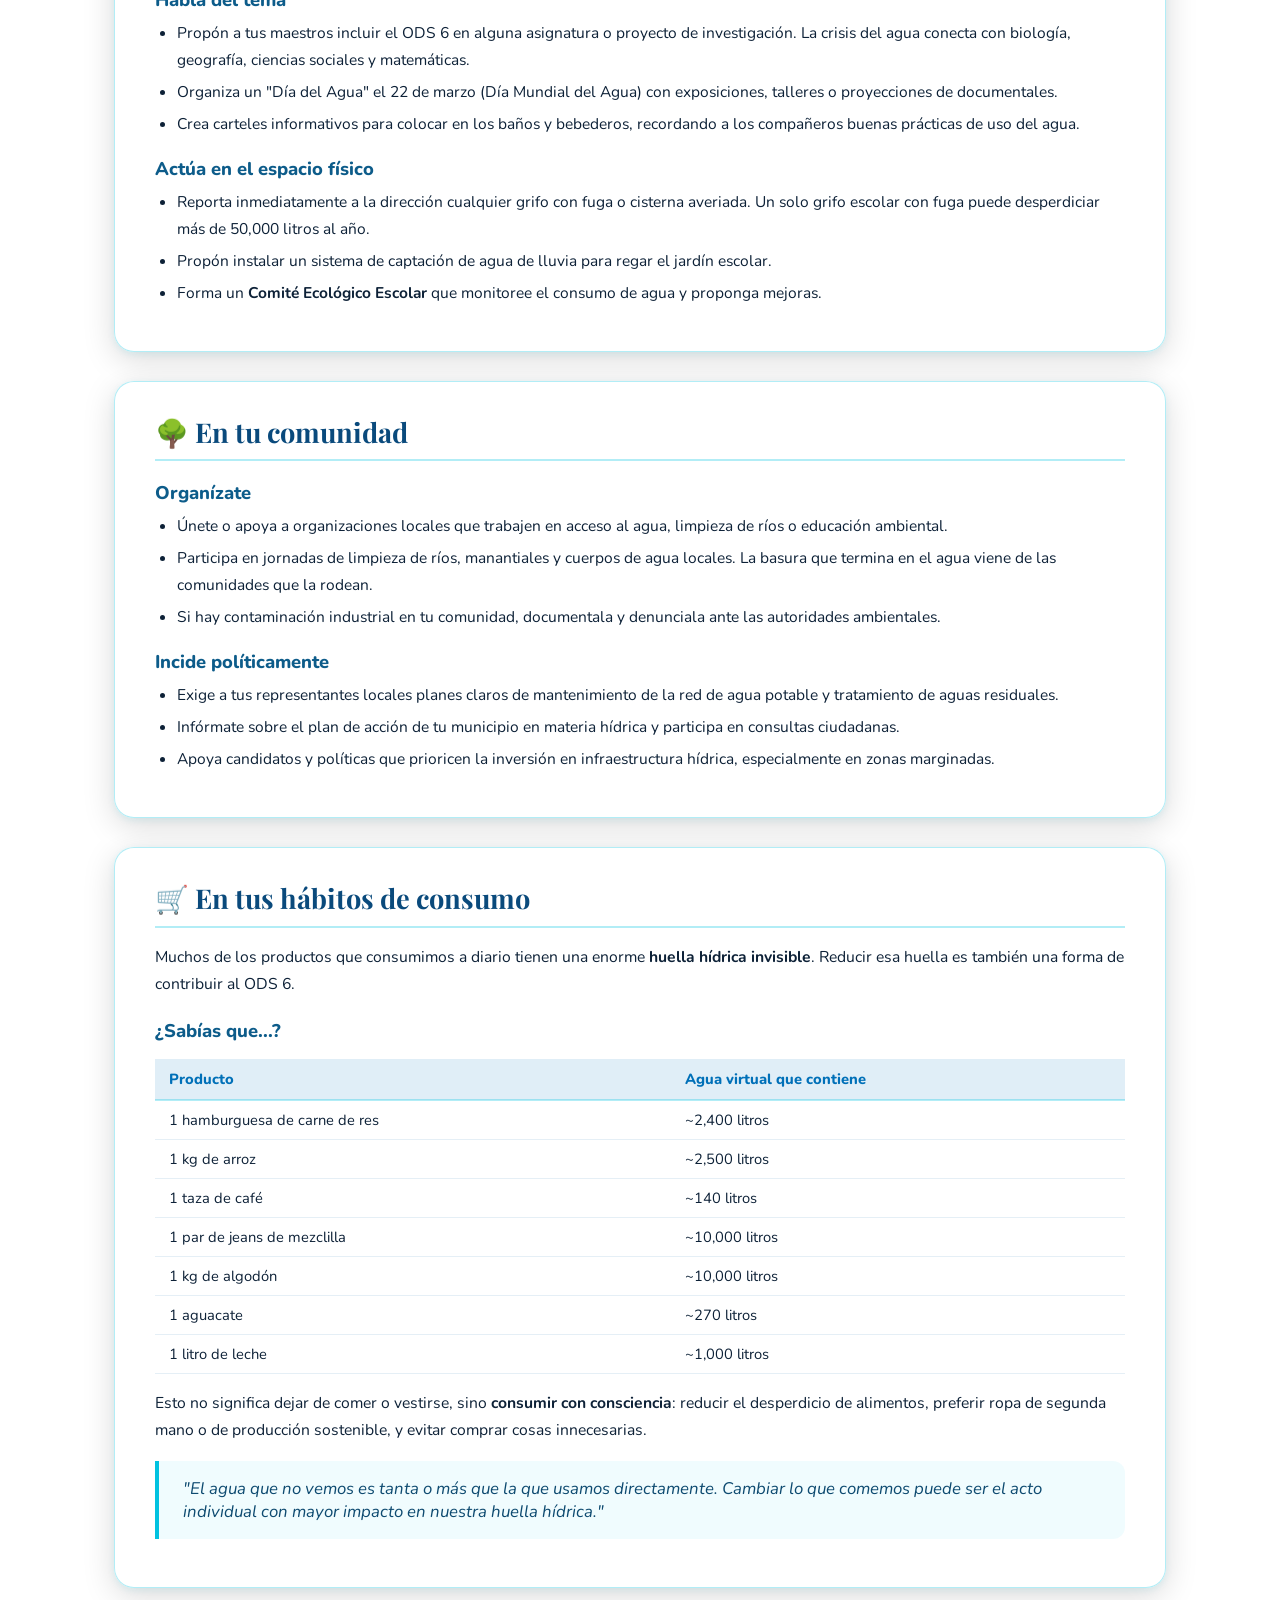
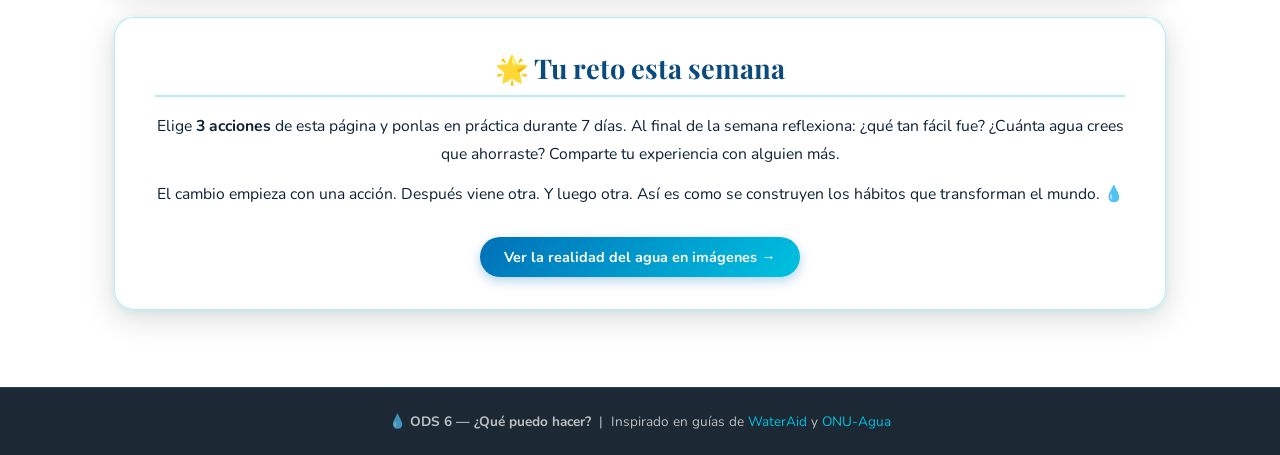
<file: pages/que-puedo-hacer.html>
<!DOCTYPE html>
<html lang="es">
<head>
  <meta charset="UTF-8">
  <meta name="viewport" content="width=device-width, initial-scale=1.0">
  <title>¿Qué puedo hacer? | ODS 6 — Agua Limpia y Saneamiento</title>
  <link rel="stylesheet" href="../css/estilos.css">
</head>
<body>

  <div class="fondo-agua" aria-hidden="true">
    <div class="burbuja-fondo"></div><div class="burbuja-fondo"></div>
    <div class="burbuja-fondo"></div><div class="burbuja-fondo"></div>
    <div class="burbuja-fondo"></div><div class="burbuja-fondo"></div>
    <div class="burbuja-fondo"></div><div class="burbuja-fondo"></div>
  </div>

  <div id="teleprompter"><span id="teleprompter-texto">Cargando...</span></div>

  <nav>
    <div class="nav-contenido">
      <a href="../index.html" class="nav-logo"><span class="icono-logo">💧</span>ODS 6</a>
      <button id="menu-toggle" aria-label="Abrir menú">☰</button>
      <ul class="nav-links">
        <li><a href="../index.html">Inicio</a></li>
        <li><a href="contexto.html">Contexto</a></li>
        <li><a href="objetivos.html">Objetivos</a></li>
        <li><a href="que-puedo-hacer.html" class="activo">¿Qué puedo hacer?</a></li>
        <li><a href="alianzas.html">Alianzas</a></li>
        <li><a href="noticias.html">Noticias</a></li>
        <li><a href="recursos.html">Recursos</a></li>
        <li><a href="pacto.html">Pacto</a></li>
        <li><a href="galeria.html">Galería</a></li>
      </ul>
      <button id="btn-modo-oscuro">🌙 Modo oscuro</button>
    </div>
  </nav>

  <main>
    <div class="encabezado-pagina">
      <span class="icono-grande">🙋</span>
      <h1>¿Qué puedo hacer yo?</h1>
      <p class="subtitulo">
        No necesitas ser gobierno ni empresa para contribuir. Desde tu hogar,
        escuela y comunidad, tus acciones tienen un impacto real.
      </p>
    </div>

    <div class="contenedor">

      <div class="burbuja aparecer">
        <h2>Cada acción cuenta</h2>
        <p>
          Frente a la magnitud de la crisis del agua, es fácil sentir que las acciones
          individuales no importan. Pero la realidad es que los hábitos de millones de
          personas son la suma de decisiones individuales. Si <strong>todos ahorramos
          solo 10 litros al día</strong>, en un año representaría más de 26 billones de
          litros en un país de 130 millones de habitantes.
        </p>
        <p>
          A continuación encontrarás acciones concretas organizadas por ámbito —
          hogar, escuela, comunidad y consumo — que puedes empezar hoy, sin ningún
          costo y con resultados inmediatos.
        </p>
      </div>

      <!-- HOGAR -->
      <!-- AGREGA O QUITA ACCIONES EN ESTAS LISTAS SEGÚN NECESITES -->
      <div class="burbuja aparecer">
        <h2>🏠 En tu hogar</h2>

        <h3>Reducir el consumo</h3>
        <ul>
          <li><strong>Cierra el grifo</strong> mientras te cepillas los dientes o te enjabonas las manos. Puedes ahorrar hasta 12 litros por minuto.</li>
          <li>Ducharte en lugar de bañarte en tina puede reducir hasta un 80% el agua usada. Una ducha de 5 minutos usa ~40 litros; una tina requiere entre 150 y 200 litros.</li>
          <li>Utiliza la lavadora y el lavavajillas solo con <strong>carga completa</strong>. Cada lavado a media carga desperdicia entre 20 y 30 litros innecesariamente.</li>
          <li>Instala <strong>aireadores</strong> en los grifos (dispositivos económicos que mezclan aire con el agua) y reduce el flujo a la mitad sin perder comodidad.</li>
          <li>Pon una cubeta en la regadera mientras calienta el agua. Esa agua fría puede regar tus plantas o limpiar el piso.</li>
        </ul>

        <h3>Detectar y reparar fugas</h3>
        <ul>
          <li>Un grifo que gotea 1 gota por segundo desperdicia hasta <strong>30 litros al día</strong> — eso son casi 11,000 litros al año.</li>
          <li>Para detectar fugas en el inodoro, agrega una gota de colorante en el depósito. Si el color aparece en el tazón sin jalar, hay fuga.</li>
          <li>Revisa regularmente las tuberías visibles bajo el fregadero y en el baño. Las fugas pequeñas no reparadas se convierten en grandes problemas.</li>
        </ul>

        <h3>Reutilizar el agua</h3>
        <ul>
          <li>El agua de cocción de pasta o verduras, una vez fría, es excelente para regar plantas. Además contiene minerales.</li>
          <li>Instala un sistema de captación de agua de lluvia con una cubeta o cisterna. Esta agua sirve para el inodoro, el riego y la limpieza.</li>
          <li>El agua de enjuague de la ropa puede reutilizarse para trapear o limpiar exteriores.</li>
        </ul>
      </div>

      <!-- ESCUELA -->
      <div class="burbuja aparecer">
        <h2>🏫 En tu escuela</h2>

        <h3>Habla del tema</h3>
        <ul>
          <li>Propón a tus maestros incluir el ODS 6 en alguna asignatura o proyecto de investigación. La crisis del agua conecta con biología, geografía, ciencias sociales y matemáticas.</li>
          <li>Organiza un "Día del Agua" el 22 de marzo (Día Mundial del Agua) con exposiciones, talleres o proyecciones de documentales.</li>
          <li>Crea carteles informativos para colocar en los baños y bebederos, recordando a los compañeros buenas prácticas de uso del agua.</li>
        </ul>

        <h3>Actúa en el espacio físico</h3>
        <ul>
          <li>Reporta inmediatamente a la dirección cualquier grifo con fuga o cisterna averiada. Un solo grifo escolar con fuga puede desperdiciar más de 50,000 litros al año.</li>
          <li>Propón instalar un sistema de captación de agua de lluvia para regar el jardín escolar.</li>
          <li>Forma un <strong>Comité Ecológico Escolar</strong> que monitoree el consumo de agua y proponga mejoras.</li>
        </ul>
      </div>

      <!-- COMUNIDAD -->
      <div class="burbuja aparecer">
        <h2>🌳 En tu comunidad</h2>

        <h3>Organízate</h3>
        <ul>
          <li>Únete o apoya a organizaciones locales que trabajen en acceso al agua, limpieza de ríos o educación ambiental.</li>
          <li>Participa en jornadas de limpieza de ríos, manantiales y cuerpos de agua locales. La basura que termina en el agua viene de las comunidades que la rodean.</li>
          <li>Si hay contaminación industrial en tu comunidad, documentala y denunciala ante las autoridades ambientales.</li>
        </ul>

        <h3>Incide políticamente</h3>
        <ul>
          <li>Exige a tus representantes locales planes claros de mantenimiento de la red de agua potable y tratamiento de aguas residuales.</li>
          <li>Infórmate sobre el plan de acción de tu municipio en materia hídrica y participa en consultas ciudadanas.</li>
          <li>Apoya candidatos y políticas que prioricen la inversión en infraestructura hídrica, especialmente en zonas marginadas.</li>
        </ul>
      </div>

      <!-- CONSUMO RESPONSABLE -->
      <div class="burbuja aparecer">
        <h2>🛒 En tus hábitos de consumo</h2>
        <p>
          Muchos de los productos que consumimos a diario tienen una enorme
          <strong>huella hídrica invisible</strong>. Reducir esa huella es también
          una forma de contribuir al ODS 6.
        </p>

        <h3>¿Sabías que...?</h3>
        <table>
          <thead>
            <tr>
              <th>Producto</th>
              <th>Agua virtual que contiene</th>
            </tr>
          </thead>
          <tbody>
            <tr><td>1 hamburguesa de carne de res</td><td>~2,400 litros</td></tr>
            <tr><td>1 kg de arroz</td><td>~2,500 litros</td></tr>
            <tr><td>1 taza de café</td><td>~140 litros</td></tr>
            <tr><td>1 par de jeans de mezclilla</td><td>~10,000 litros</td></tr>
            <tr><td>1 kg de algodón</td><td>~10,000 litros</td></tr>
            <tr><td>1 aguacate</td><td>~270 litros</td></tr>
            <tr><td>1 litro de leche</td><td>~1,000 litros</td></tr>
          </tbody>
        </table>

        <p style="margin-top:1rem;">
          Esto no significa dejar de comer o vestirse, sino <strong>consumir con
          consciencia</strong>: reducir el desperdicio de alimentos, preferir ropa
          de segunda mano o de producción sostenible, y evitar comprar cosas
          innecesarias.
        </p>

        <div class="cita">
          "El agua que no vemos es tanta o más que la que usamos directamente.
          Cambiar lo que comemos puede ser el acto individual con mayor impacto
          en nuestra huella hídrica."
        </div>
      </div>

      <!-- DESAFÍO PERSONAL -->
      <div class="burbuja aparecer" style="text-align:center;">
        <h2>🌟 Tu reto esta semana</h2>
        <p>
          Elige <strong>3 acciones</strong> de esta página y ponlas en práctica durante
          7 días. Al final de la semana reflexiona: ¿qué tan fácil fue? ¿Cuánta agua
          crees que ahorraste? Comparte tu experiencia con alguien más.
        </p>
        <p>
          El cambio empieza con una acción. Después viene otra. Y luego otra.
          Así es como se construyen los hábitos que transforman el mundo. 💧
        </p>
        <a href="galeria.html" class="boton" style="margin-top:1rem; display:inline-block;">
          Ver la realidad del agua en imágenes →
        </a>
      </div>

    </div>
  </main>

  <footer>
    <p>
      💧 <strong>ODS 6 — ¿Qué puedo hacer?</strong> &nbsp;|&nbsp;
      Inspirado en guías de <a href="https://www.wateraid.org" target="_blank">WaterAid</a> y
      <a href="https://www.unwater.org" target="_blank">ONU-Agua</a>
    </p>
  </footer>

  <script src="../js/teleprompter.js"></script>
  <script src="../js/main.js"></script>
</body>
</html>
</file>
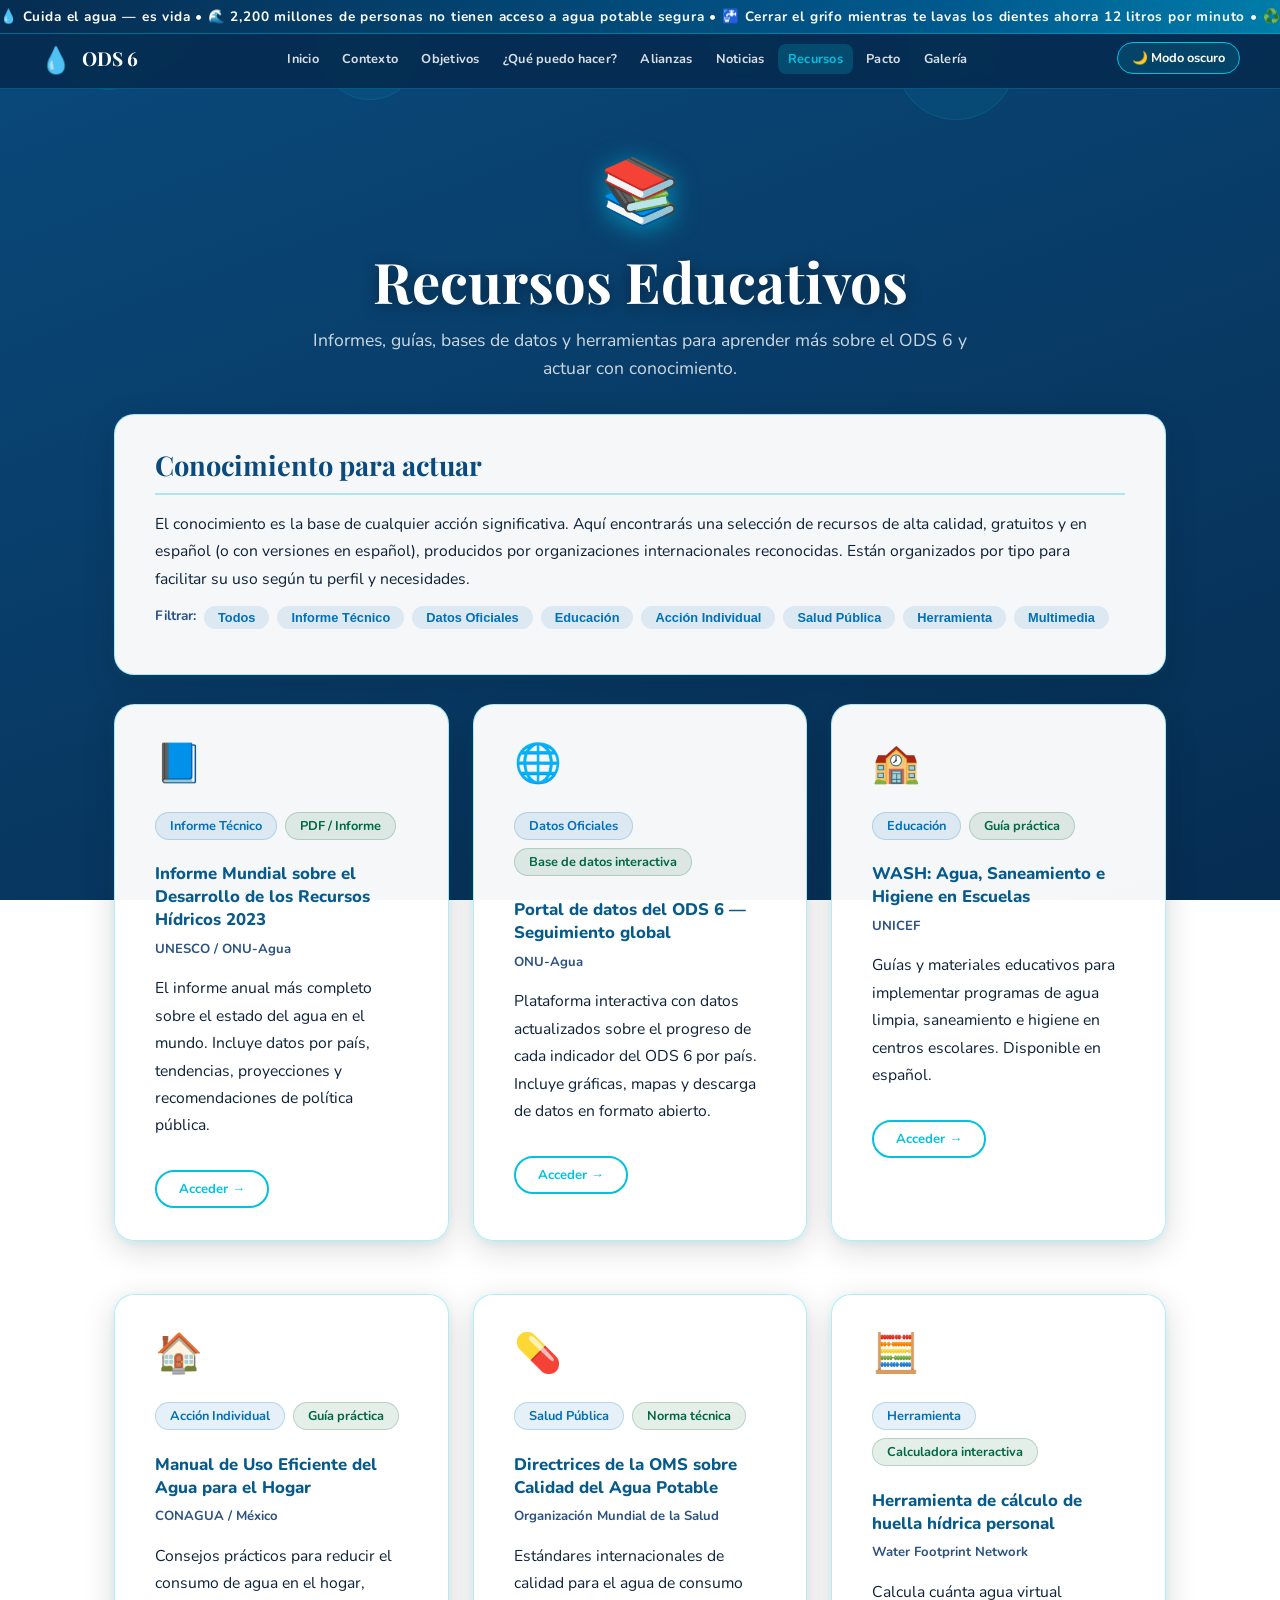
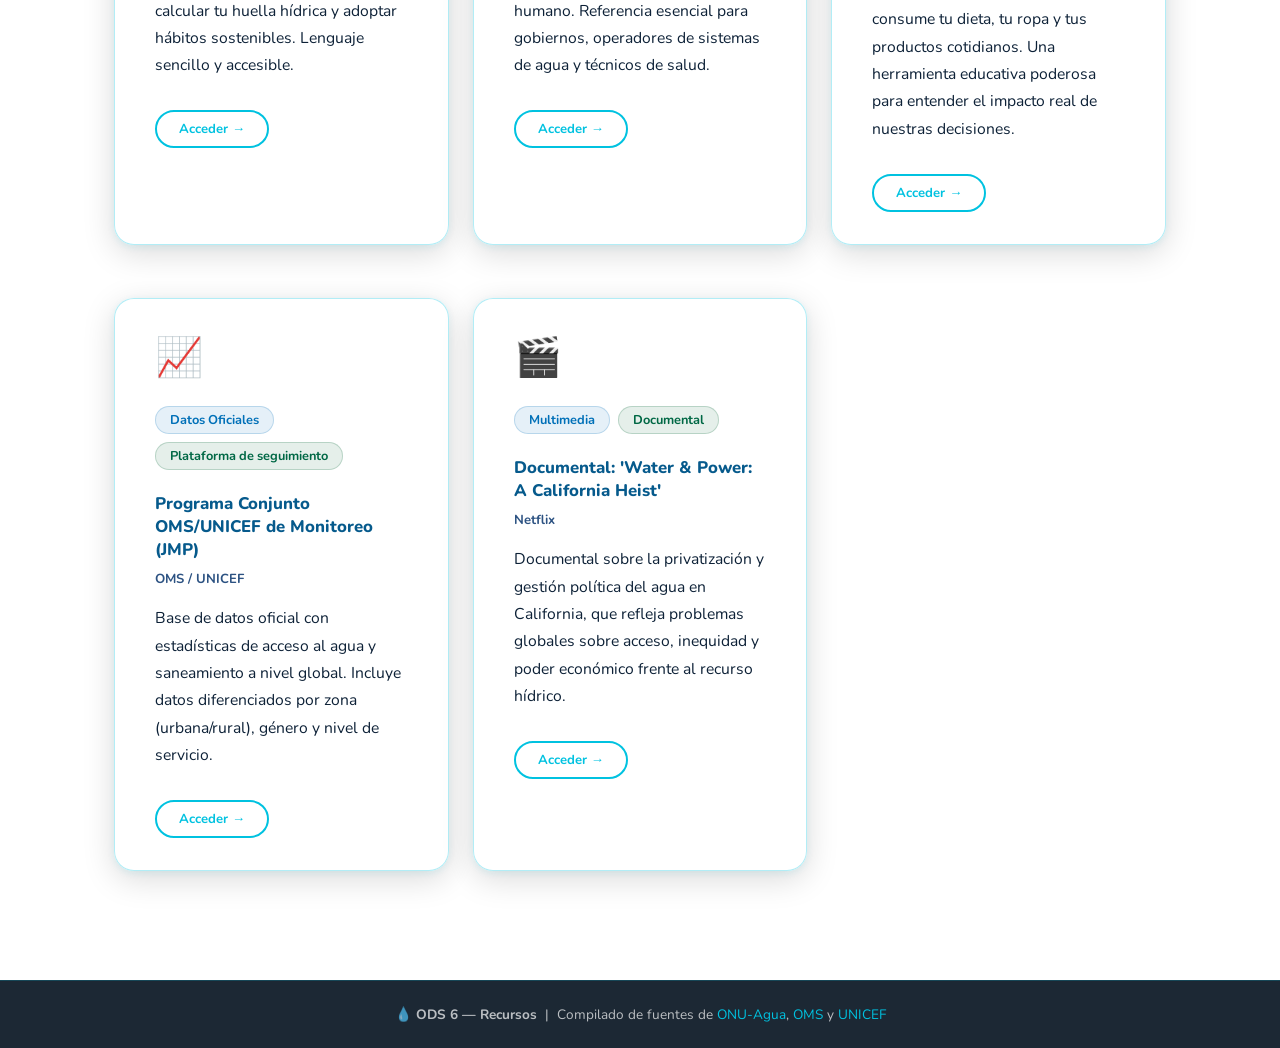
<file: pages/recursos.html>
<!DOCTYPE html>
<html lang="es">
<head>
  <meta charset="UTF-8">
  <meta name="viewport" content="width=device-width, initial-scale=1.0">
  <title>Recursos | ODS 6 — Agua Limpia y Saneamiento</title>
  <link rel="stylesheet" href="../css/estilos.css">
</head>
<body>

  <div class="fondo-agua" aria-hidden="true">
    <div class="burbuja-fondo"></div><div class="burbuja-fondo"></div>
    <div class="burbuja-fondo"></div><div class="burbuja-fondo"></div>
    <div class="burbuja-fondo"></div><div class="burbuja-fondo"></div>
    <div class="burbuja-fondo"></div><div class="burbuja-fondo"></div>
  </div>

  <div id="teleprompter"><span id="teleprompter-texto">Cargando...</span></div>

  <nav>
    <div class="nav-contenido">
      <a href="../index.html" class="nav-logo"><span class="icono-logo">💧</span>ODS 6</a>
      <button id="menu-toggle" aria-label="Abrir menú">☰</button>
      <ul class="nav-links">
        <li><a href="../index.html">Inicio</a></li>
        <li><a href="contexto.html">Contexto</a></li>
        <li><a href="objetivos.html">Objetivos</a></li>
        <li><a href="que-puedo-hacer.html">¿Qué puedo hacer?</a></li>
        <li><a href="alianzas.html">Alianzas</a></li>
        <li><a href="noticias.html">Noticias</a></li>
        <li><a href="recursos.html" class="activo">Recursos</a></li>
        <li><a href="pacto.html">Pacto</a></li>
        <li><a href="galeria.html">Galería</a></li>
      </ul>
      <button id="btn-modo-oscuro">🌙 Modo oscuro</button>
    </div>
  </nav>

  <main>
    <div class="encabezado-pagina">
      <span class="icono-grande">📚</span>
      <h1>Recursos Educativos</h1>
      <p class="subtitulo">
        Informes, guías, bases de datos y herramientas para aprender más
        sobre el ODS 6 y actuar con conocimiento.
      </p>
    </div>

    <div class="contenedor">

      <div class="burbuja aparecer">
        <h2>Conocimiento para actuar</h2>
        <p>
          El conocimiento es la base de cualquier acción significativa. Aquí encontrarás
          una selección de recursos de alta calidad, gratuitos y en español (o con versiones
          en español), producidos por organizaciones internacionales reconocidas. Están
          organizados por tipo para facilitar su uso según tu perfil y necesidades.
        </p>
        <!-- NOTA: para agregar recursos, edita ../data/recursos.json -->
        <div class="etiquetas" id="filtros-recursos"></div>
      </div>

      <!-- CONTENEDOR DE RECURSOS: se llena desde recursos.json -->
      <div id="contenedor-recursos" class="grid-burbujas">
        <p style="color:#fff; text-align:center; padding:2rem; grid-column:1/-1;">
          Cargando recursos...
        </p>
      </div>

    </div>
  </main>

  <footer>
    <p>
      💧 <strong>ODS 6 — Recursos</strong> &nbsp;|&nbsp;
      Compilado de fuentes de <a href="https://www.unwater.org" target="_blank">ONU-Agua</a>,
      <a href="https://www.who.int" target="_blank">OMS</a> y
      <a href="https://www.unicef.org" target="_blank">UNICEF</a>
    </p>
  </footer>

  <script src="../js/teleprompter.js"></script>
  <script src="../js/main.js"></script>
  <!-- La carga de recursos la maneja main.js automáticamente.
       Para agregar recursos: edita ../data/recursos.json -->
  <script>
    /* Script local deshabilitado — main.js ya maneja todo */
    if (false) {

    fetch('../data/recursos.json')
      .then(function(r) { return r.json(); })
      .then(function(recursos) {
        var contenedor = document.getElementById('contenedor-recursos');
        contenedor.innerHTML = '';

        // Filtros por etiqueta
        var etiquetas = [...new Set(recursos.map(function(r) { return r.etiqueta; }))];
        var filtrosEl = document.getElementById('filtros-recursos');
        filtrosEl.innerHTML = '<span style="font-size:0.85rem;font-weight:700;color:var(--color-texto-claro);">Filtrar: </span>';

        var btnTodos = document.createElement('button');
        btnTodos.textContent = 'Todos';
        btnTodos.className = 'etiqueta';
        btnTodos.style.cursor = 'pointer';
        btnTodos.style.border = 'none';
        btnTodos.addEventListener('click', function() { mostrar(recursos); });
        filtrosEl.appendChild(btnTodos);

        etiquetas.forEach(function(et) {
          var btn = document.createElement('button');
          btn.textContent = et;
          btn.className = 'etiqueta';
          btn.style.cursor = 'pointer';
          btn.style.border = 'none';
          btn.addEventListener('click', function() {
            mostrar(recursos.filter(function(r) { return r.etiqueta === et; }));
          });
          filtrosEl.appendChild(btn);
        });

        mostrar(recursos);
      })
      .catch(function() {
        document.getElementById('contenedor-recursos').innerHTML =
          '<div class="burbuja" style="grid-column:1/-1"><p>⚠️ No se pudieron cargar los recursos. Intenta con un servidor local.</p></div>';
      });

    function mostrar(lista) {
      var contenedor = document.getElementById('contenedor-recursos');
      contenedor.innerHTML = '';

      lista.forEach(function(rec) {
        var div = document.createElement('div');
        div.className = 'burbuja tarjeta-icono aparecer';
        div.innerHTML = `
          <span class="icono">${rec.icono}</span>
          <div class="etiquetas"><span class="etiqueta">${rec.etiqueta}</span><span class="etiqueta" style="background:rgba(0,100,50,0.1);color:#006845;border-color:rgba(0,100,50,0.2);">${rec.tipo}</span></div>
          <h3>${rec.titulo}</h3>
          <p style="font-size:0.82rem; color:var(--color-texto-claro); font-weight:700; margin:-0.2rem 0 0.3rem;">${rec.organizacion}</p>
          <p>${rec.descripcion}</p>
          <a href="${rec.url}" target="_blank" rel="noopener" class="boton-secundario" style="margin-top:0.5rem; display:inline-block; font-size:0.82rem;">
            Acceder →
          </a>
        `;
        contenedor.appendChild(div);
      });

      setTimeout(function() {
        contenedor.querySelectorAll('.aparecer').forEach(function(el) {
          el.classList.add('visible');
        });
      }, 50);
    }
    } /* fin bloque deshabilitado */
  </script>
</body>
</html>
</file>
<file: css/estilos.css>
/* ============================================================
   ESTILOS PRINCIPALES - ODS 6: Agua Limpia y Saneamiento
   ============================================================
   CÓMO MODIFICAR:
   - Cambia los colores editando las variables en :root
   - El fondo azul se controla con --color-fondo y --gradiente-fondo
   - Las burbujas blancas se controlan con --color-burbuja
   ============================================================ */

/* ---- IMPORTAR FUENTES DESDE GOOGLE FONTS ---- */
@import url('https://fonts.googleapis.com/css2?family=Nunito:wght@400;600;700;800;900&family=Playfair+Display:wght@700;900&display=swap');

/* ---- VARIABLES GLOBALES ---- */
:root {
  /* Colores principales */
  --color-fondo: #0a4a7c;
  --color-fondo-2: #062d52;
  --color-acento: #00c2e0;
  --color-acento-2: #38e0c0;
  --color-burbuja: rgba(255, 255, 255, 0.96);
  --color-texto: #0d2137;
  --color-texto-claro: #2c5282;
  --color-nav: rgba(6, 45, 82, 0.95);
  --color-sombra: rgba(0, 80, 140, 0.25);
  --color-borde: rgba(0, 194, 224, 0.3);

  /* Tipografía */
  --fuente-titulo: 'Playfair Display', Georgia, serif;
  --fuente-cuerpo: 'Nunito', Arial, sans-serif;

  /* Espaciado */
  --radio-burbuja: 20px;
  --padding-burbuja: 2rem 2.5rem;
  --sombra-burbuja: 0 8px 32px rgba(0,0,0,0.15), 0 2px 8px rgba(0,194,224,0.10);
}

/* ---- MODO OSCURO ---- */
/* Para activar: agregar clase "modo-oscuro" al <body> */
body.modo-oscuro {
  --color-fondo: #04111f;
  --color-fondo-2: #020c16;
  --color-burbuja: rgba(10, 28, 50, 0.97);
  --color-texto: #d0eaf8;
  --color-texto-claro: #7ecef0;
  --color-nav: rgba(2, 12, 22, 0.97);
  --color-sombra: rgba(0, 194, 224, 0.18);
  --color-borde: rgba(0, 194, 224, 0.18);
}

/* ---- RESET Y BASE ---- */
*, *::before, *::after {
  box-sizing: border-box;
  margin: 0;
  padding: 0;
}

html {
  scroll-behavior: smooth;
}

body {
  font-family: var(--fuente-cuerpo);
  color: var(--color-texto);
  min-height: 100vh;
  background: linear-gradient(160deg, var(--color-fondo) 0%, var(--color-fondo-2) 100%);
  background-attachment: fixed;
  transition: background 0.5s ease, color 0.3s ease;
  overflow-x: hidden;
}

/* ---- FONDO ANIMADO CON BURBUJAS DE AGUA ---- */
/* Estas burbujas son el fondo visual de agua */
.fondo-agua {
  position: fixed;
  top: 0; left: 0;
  width: 100%; height: 100%;
  pointer-events: none;
  z-index: 0;
  overflow: hidden;
}

.burbuja-fondo {
  position: absolute;
  border-radius: 50%;
  background: rgba(0, 194, 224, 0.07);
  border: 1px solid rgba(0, 194, 224, 0.12);
  animation: flotar linear infinite;
}

/* Generamos 8 burbujas con distintos tamaños y posiciones */
.burbuja-fondo:nth-child(1)  { width:60px;  height:60px;  left:10%; animation-duration:12s; animation-delay:0s; }
.burbuja-fondo:nth-child(2)  { width:100px; height:100px; left:25%; animation-duration:18s; animation-delay:2s; }
.burbuja-fondo:nth-child(3)  { width:40px;  height:40px;  left:40%; animation-duration:9s;  animation-delay:4s; }
.burbuja-fondo:nth-child(4)  { width:80px;  height:80px;  left:55%; animation-duration:15s; animation-delay:1s; }
.burbuja-fondo:nth-child(5)  { width:120px; height:120px; left:70%; animation-duration:20s; animation-delay:3s; }
.burbuja-fondo:nth-child(6)  { width:55px;  height:55px;  left:82%; animation-duration:11s; animation-delay:5s; }
.burbuja-fondo:nth-child(7)  { width:90px;  height:90px;  left:5%;  animation-duration:16s; animation-delay:6s; }
.burbuja-fondo:nth-child(8)  { width:70px;  height:70px;  left:92%; animation-duration:13s; animation-delay:7s; }

@keyframes flotar {
  0%   { transform: translateY(110vh) scale(0.8); opacity: 0; }
  10%  { opacity: 1; }
  90%  { opacity: 0.6; }
  100% { transform: translateY(-20vh) scale(1.1); opacity: 0; }
}

/* ---- ONDAS DECORATIVAS ---- */
.onda-decorativa {
  position: fixed;
  bottom: -2px;
  left: 0;
  width: 100%;
  z-index: 0;
  pointer-events: none;
}

/* ---- BARRA DE TELEPROMPTER ---- */
/* Edita el texto en js/teleprompter.js */
#teleprompter {
  position: fixed;
  top: 0;
  left: 0;
  width: 100%;
  background: linear-gradient(90deg, var(--color-fondo-2), #005a8e, var(--color-acento), #005a8e, var(--color-fondo-2));
  background-size: 300% 100%;
  color: #ffffff;
  font-size: 0.85rem;
  font-weight: 700;
  letter-spacing: 0.06em;
  padding: 7px 0;
  z-index: 1000;
  overflow: hidden;
  border-bottom: 1px solid rgba(0,194,224,0.4);
  animation: gradiente-barra 8s ease infinite;
}

@keyframes gradiente-barra {
  0%, 100% { background-position: 0% 50%; }
  50%       { background-position: 100% 50%; }
}

#teleprompter-texto {
  display: inline-block;
  white-space: nowrap;
  animation: desplazar linear infinite;
}

@keyframes desplazar {
  0%   { transform: translateX(100vw); }
  100% { transform: translateX(-100%); }
}

/* ---- BARRA DE NAVEGACIÓN ---- */
nav {
  position: fixed;
  top: 28px; /* espacio para el teleprompter */
  left: 0;
  width: 100%;
  background: var(--color-nav);
  backdrop-filter: blur(12px);
  -webkit-backdrop-filter: blur(12px);
  border-bottom: 1px solid var(--color-borde);
  z-index: 999;
  padding: 0 1.5rem;
  transition: background 0.3s;
}

.nav-contenido {
  max-width: 1200px;
  margin: 0 auto;
  display: flex;
  align-items: center;
  justify-content: space-between;
  height: 60px;
  gap: 1rem;
}

.nav-logo {
  display: flex;
  align-items: center;
  gap: 0.6rem;
  text-decoration: none;
  color: #fff;
  font-family: var(--fuente-titulo);
  font-size: 1.2rem;
  font-weight: 700;
  white-space: nowrap;
}

.nav-logo span.icono-logo {
  font-size: 1.6rem;
}

.nav-links {
  display: flex;
  align-items: center;
  flex-wrap: wrap;
  gap: 0.2rem;
  list-style: none;
}

.nav-links a {
  color: rgba(255,255,255,0.85);
  text-decoration: none;
  font-size: 0.8rem;
  font-weight: 700;
  padding: 6px 10px;
  border-radius: 8px;
  transition: background 0.2s, color 0.2s;
  letter-spacing: 0.02em;
}

.nav-links a:hover,
.nav-links a.activo {
  background: rgba(0,194,224,0.2);
  color: var(--color-acento);
}

/* Botón modo oscuro */
#btn-modo-oscuro {
  background: rgba(0,194,224,0.15);
  border: 1px solid var(--color-acento);
  color: #fff;
  border-radius: 50px;
  padding: 6px 14px;
  font-size: 0.8rem;
  font-family: var(--fuente-cuerpo);
  font-weight: 700;
  cursor: pointer;
  transition: background 0.2s, color 0.2s;
  white-space: nowrap;
}

#btn-modo-oscuro:hover {
  background: var(--color-acento);
  color: #05263d;
}

/* Menú hamburguesa (móvil) */
#menu-toggle {
  display: none;
  background: none;
  border: none;
  color: #fff;
  font-size: 1.6rem;
  cursor: pointer;
}

/* ---- CONTENIDO PRINCIPAL ---- */
main {
  position: relative;
  z-index: 1;
  padding-top: 100px; /* espacio para nav + teleprompter */
  min-height: 100vh;
  padding-bottom: 3rem;
}

.contenedor {
  max-width: 1100px;
  margin: 0 auto;
  padding: 0 1.5rem;
}

/* ---- ENCABEZADO DE PÁGINA ---- */
.encabezado-pagina {
  text-align: center;
  padding: 3rem 1rem 2rem;
  color: #fff;
}

.encabezado-pagina .icono-grande {
  font-size: 4rem;
  display: block;
  margin-bottom: 0.8rem;
  filter: drop-shadow(0 4px 12px rgba(0,194,224,0.6));
}

.encabezado-pagina h1 {
  font-family: var(--fuente-titulo);
  font-size: clamp(2rem, 5vw, 3.5rem);
  color: #fff;
  text-shadow: 0 2px 16px rgba(0,0,0,0.4);
  margin-bottom: 0.8rem;
  line-height: 1.15;
}

.encabezado-pagina p.subtitulo {
  font-size: 1.1rem;
  color: rgba(255,255,255,0.8);
  max-width: 680px;
  margin: 0 auto;
  line-height: 1.6;
}

/* ---- BURBUJAS / TARJETAS DE CONTENIDO ---- */
/* AQUÍ SE DEFINE EL ESTILO DE TODAS LAS BURBUJAS BLANCAS */
.burbuja {
  background: var(--color-burbuja);
  border-radius: var(--radio-burbuja);
  padding: var(--padding-burbuja);
  box-shadow: var(--sombra-burbuja);
  border: 1px solid var(--color-borde);
  margin-bottom: 1.8rem;
  transition: transform 0.25s ease, box-shadow 0.25s ease;
  color: var(--color-texto);
}

.burbuja:hover {
  transform: translateY(-4px);
  box-shadow: 0 16px 48px rgba(0,80,140,0.22), 0 4px 12px rgba(0,194,224,0.15);
}

.burbuja h2 {
  font-family: var(--fuente-titulo);
  font-size: 1.7rem;
  color: #0a4a7c;
  margin-bottom: 1rem;
  padding-bottom: 0.6rem;
  border-bottom: 2px solid rgba(0,194,224,0.3);
}

body.modo-oscuro .burbuja h2 {
  color: var(--color-acento);
}

.burbuja h3 {
  font-size: 1.15rem;
  color: #0d5c8a;
  margin: 1.2rem 0 0.5rem;
  font-weight: 800;
}

body.modo-oscuro .burbuja h3 {
  color: var(--color-acento-2);
}

.burbuja p {
  font-size: 0.98rem;
  line-height: 1.75;
  color: var(--color-texto);
  margin-bottom: 0.8rem;
}

.burbuja ul, .burbuja ol {
  padding-left: 1.4rem;
  margin-bottom: 0.8rem;
}

.burbuja li {
  font-size: 0.97rem;
  line-height: 1.7;
  margin-bottom: 0.35rem;
  color: var(--color-texto);
}

/* Grid de burbujas (para tarjetas múltiples) */
.grid-burbujas {
  display: grid;
  grid-template-columns: repeat(auto-fit, minmax(280px, 1fr));
  gap: 1.5rem;
  margin-bottom: 2rem;
}

/* Tarjeta con icono */
.tarjeta-icono {
  display: flex;
  flex-direction: column;
  align-items: flex-start;
  gap: 0.6rem;
}

.tarjeta-icono .icono {
  font-size: 2.4rem;
  display: block;
}

.tarjeta-icono h3 {
  margin: 0;
  font-size: 1.05rem;
  color: #065a8c;
}

body.modo-oscuro .tarjeta-icono h3 {
  color: var(--color-acento);
}

/* ---- ESTADÍSTICAS DESTACADAS ---- */
.estadistica {
  text-align: center;
  padding: 2rem;
}

.estadistica .numero {
  font-family: var(--fuente-titulo);
  font-size: 3rem;
  font-weight: 900;
  color: #0070b8;
  display: block;
  line-height: 1;
  margin-bottom: 0.4rem;
}

body.modo-oscuro .estadistica .numero {
  color: var(--color-acento);
}

.estadistica .descripcion {
  font-size: 0.9rem;
  color: var(--color-texto-claro);
  font-weight: 600;
}

body.modo-oscuro .estadistica .descripcion {
  color: rgba(200,230,255,0.7);
}

/* ---- BARRA DE PROGRESO ---- */
.progreso-contenedor {
  margin: 1rem 0;
}

.progreso-contenedor label {
  font-size: 0.9rem;
  font-weight: 700;
  color: var(--color-texto-claro);
  display: block;
  margin-bottom: 0.3rem;
}

body.modo-oscuro .progreso-contenedor label {
  color: rgba(200,230,255,0.8);
}

.barra-progreso {
  height: 12px;
  background: rgba(0,100,170,0.12);
  border-radius: 50px;
  overflow: hidden;
}

.barra-progreso-fill {
  height: 100%;
  background: linear-gradient(90deg, #0070b8, var(--color-acento));
  border-radius: 50px;
  transition: width 1.2s ease;
}

/* ---- CITACIONES / FRASES DESTACADAS ---- */
.cita {
  border-left: 4px solid var(--color-acento);
  padding: 1rem 1.5rem;
  background: rgba(0,194,224,0.06);
  border-radius: 0 12px 12px 0;
  font-style: italic;
  font-size: 1.05rem;
  color: #0d4a70;
  margin: 1rem 0;
}

body.modo-oscuro .cita {
  color: rgba(200,240,255,0.9);
  background: rgba(0,194,224,0.08);
}

/* ---- ETIQUETAS / CHIPS ---- */
.etiquetas {
  display: flex;
  flex-wrap: wrap;
  gap: 0.5rem;
  margin: 0.8rem 0;
}

.etiqueta {
  background: rgba(0,112,184,0.1);
  color: #0070b8;
  border: 1px solid rgba(0,112,184,0.2);
  border-radius: 50px;
  padding: 4px 14px;
  font-size: 0.8rem;
  font-weight: 700;
}

body.modo-oscuro .etiqueta {
  background: rgba(0,194,224,0.1);
  color: var(--color-acento);
  border-color: rgba(0,194,224,0.2);
}

/* ---- PIE DE PÁGINA ---- */
footer {
  position: relative;
  z-index: 1;
  background: rgba(4, 17, 31, 0.9);
  color: rgba(255,255,255,0.7);
  text-align: center;
  padding: 1.5rem;
  font-size: 0.85rem;
  border-top: 1px solid rgba(0,194,224,0.2);
}

footer a {
  color: var(--color-acento);
  text-decoration: none;
}

footer a:hover {
  text-decoration: underline;
}

/* ---- BOTONES ---- */
.boton {
  display: inline-block;
  background: linear-gradient(135deg, #0070b8, var(--color-acento));
  color: #fff;
  padding: 10px 24px;
  border-radius: 50px;
  font-weight: 700;
  font-family: var(--fuente-cuerpo);
  font-size: 0.9rem;
  text-decoration: none;
  border: none;
  cursor: pointer;
  transition: opacity 0.2s, transform 0.2s;
  box-shadow: 0 4px 12px rgba(0,112,184,0.3);
}

.boton:hover {
  opacity: 0.88;
  transform: translateY(-2px);
}

.boton-secundario {
  background: transparent;
  border: 2px solid var(--color-acento);
  color: var(--color-acento);
  padding: 8px 22px;
  border-radius: 50px;
  font-weight: 700;
  font-family: var(--fuente-cuerpo);
  font-size: 0.9rem;
  text-decoration: none;
  cursor: pointer;
  transition: background 0.2s, color 0.2s;
}

.boton-secundario:hover {
  background: var(--color-acento);
  color: #05263d;
}

/* ---- MODAL ---- */
.modal-overlay {
  display: none;
  position: fixed;
  top: 0; left: 0;
  width: 100%; height: 100%;
  background: rgba(0,10,30,0.75);
  backdrop-filter: blur(6px);
  z-index: 2000;
  align-items: center;
  justify-content: center;
  padding: 1rem;
}

.modal-overlay.activo {
  display: flex;
}

.modal-caja {
  background: var(--color-burbuja);
  border-radius: 20px;
  max-width: 580px;
  width: 100%;
  padding: 2.5rem;
  box-shadow: 0 24px 80px rgba(0,0,0,0.4);
  border: 1px solid var(--color-borde);
  position: relative;
  animation: modal-entrar 0.3s ease;
  color: var(--color-texto);
}

@keyframes modal-entrar {
  from { opacity: 0; transform: scale(0.88) translateY(20px); }
  to   { opacity: 1; transform: scale(1) translateY(0); }
}

.modal-cerrar {
  position: absolute;
  top: 1rem;
  right: 1.2rem;
  background: none;
  border: none;
  font-size: 1.5rem;
  color: var(--color-texto-claro);
  cursor: pointer;
  transition: color 0.2s;
}

.modal-cerrar:hover {
  color: var(--color-acento);
}

.modal-imagen {
  width: 100%;
  border-radius: 12px;
  margin-bottom: 1.2rem;
  max-height: 250px;
  object-fit: cover;
}

.modal-caja h2 {
  font-family: var(--fuente-titulo);
  font-size: 1.5rem;
  color: #0a4a7c;
  margin-bottom: 0.8rem;
}

body.modo-oscuro .modal-caja h2 {
  color: var(--color-acento);
}

.modal-caja p {
  font-size: 0.97rem;
  line-height: 1.7;
  color: var(--color-texto);
}

/* ---- GALERÍA ---- */
.galeria-grid {
  display: grid;
  grid-template-columns: repeat(auto-fill, minmax(260px, 1fr));
  gap: 1.2rem;
}

.galeria-item {
  border-radius: 16px;
  overflow: hidden;
  cursor: pointer;
  transition: transform 0.25s ease, box-shadow 0.25s ease;
  box-shadow: 0 4px 16px rgba(0,0,0,0.2);
  background: rgba(255,255,255,0.1);
  border: 1px solid var(--color-borde);
}

.galeria-item:hover {
  transform: scale(1.04) translateY(-4px);
  box-shadow: 0 16px 40px rgba(0,80,140,0.3);
}

.galeria-item img {
  width: 100%;
  height: 200px;
  object-fit: cover;
  display: block;
  transition: filter 0.25s;
}

.galeria-item:hover img {
  filter: brightness(1.08);
}

.galeria-info {
  padding: 0.9rem 1rem;
  background: var(--color-burbuja);
}

.galeria-info h3 {
  font-size: 0.95rem;
  font-weight: 800;
  color: #0a4a7c;
  margin-bottom: 0.2rem;
}

body.modo-oscuro .galeria-info h3 {
  color: var(--color-acento);
}

.galeria-info p {
  font-size: 0.82rem;
  color: var(--color-texto-claro);
  margin: 0;
}

body.modo-oscuro .galeria-info p {
  color: rgba(200,230,255,0.6);
}

/* ---- SECCIÓN HERO (solo index) ---- */
.hero {
  display: flex;
  flex-direction: column;
  align-items: center;
  justify-content: center;
  text-align: center;
  padding: 4rem 1.5rem 3rem;
  min-height: 70vh;
  color: #fff;
}

.hero-badge {
  display: inline-block;
  background: rgba(0,194,224,0.2);
  border: 1px solid rgba(0,194,224,0.5);
  color: var(--color-acento);
  font-size: 0.8rem;
  font-weight: 800;
  letter-spacing: 0.1em;
  padding: 5px 16px;
  border-radius: 50px;
  margin-bottom: 1.2rem;
  text-transform: uppercase;
}

.hero h1 {
  font-family: var(--fuente-titulo);
  font-size: clamp(2.5rem, 7vw, 5rem);
  line-height: 1.1;
  margin-bottom: 1.2rem;
  text-shadow: 0 4px 24px rgba(0,0,0,0.4);
  max-width: 800px;
}

.hero h1 .acento {
  color: var(--color-acento);
}

.hero p {
  font-size: 1.1rem;
  color: rgba(255,255,255,0.82);
  max-width: 580px;
  margin: 0 auto 2rem;
  line-height: 1.65;
}

/* Grid de acceso rápido en index */
.grid-menu {
  display: grid;
  grid-template-columns: repeat(auto-fill, minmax(200px, 1fr));
  gap: 1.2rem;
  margin-top: 1rem;
}

.tarjeta-menu {
  background: var(--color-burbuja);
  border-radius: 18px;
  padding: 1.6rem 1.2rem;
  text-align: center;
  text-decoration: none;
  color: var(--color-texto);
  box-shadow: var(--sombra-burbuja);
  border: 1px solid var(--color-borde);
  transition: transform 0.25s, box-shadow 0.25s;
  display: flex;
  flex-direction: column;
  align-items: center;
  gap: 0.7rem;
}

.tarjeta-menu:hover {
  transform: translateY(-6px) scale(1.03);
  box-shadow: 0 20px 48px rgba(0,80,140,0.25);
}

.tarjeta-menu .icono {
  font-size: 2.4rem;
  display: block;
}

.tarjeta-menu span.titulo {
  font-weight: 800;
  font-size: 0.92rem;
  color: #0a4a7c;
}

body.modo-oscuro .tarjeta-menu span.titulo {
  color: var(--color-acento);
}

.tarjeta-menu span.desc {
  font-size: 0.78rem;
  color: var(--color-texto-claro);
  line-height: 1.4;
}

body.modo-oscuro .tarjeta-menu span.desc {
  color: rgba(200,230,255,0.6);
}

/* ---- DIVISOR DECORATIVO ---- */
.divisor {
  height: 3px;
  background: linear-gradient(90deg, transparent, var(--color-acento), transparent);
  margin: 1.5rem 0;
  border: none;
  border-radius: 50px;
}

/* ---- TABLA ---- */
table {
  width: 100%;
  border-collapse: collapse;
  font-size: 0.92rem;
  margin: 1rem 0;
}

th {
  background: rgba(0,112,184,0.12);
  color: #0070b8;
  font-weight: 800;
  padding: 10px 14px;
  text-align: left;
  border-bottom: 2px solid rgba(0,194,224,0.3);
}

body.modo-oscuro th {
  background: rgba(0,194,224,0.1);
  color: var(--color-acento);
}

td {
  padding: 9px 14px;
  border-bottom: 1px solid rgba(0,100,170,0.1);
  color: var(--color-texto);
}

tr:hover td {
  background: rgba(0,194,224,0.05);
}

/* ---- ANIMACIONES DE ENTRADA ---- */
.aparecer {
  opacity: 0;
  transform: translateY(24px);
  transition: opacity 0.6s ease, transform 0.6s ease;
}

.aparecer.visible {
  opacity: 1;
  transform: translateY(0);
}

/* ---- RESPONSIVE MÓVIL ---- */
@media (max-width: 768px) {
  .nav-links {
    display: none;
    flex-direction: column;
    position: absolute;
    top: 88px;
    left: 0;
    width: 100%;
    background: var(--color-nav);
    padding: 1rem;
    border-bottom: 1px solid var(--color-borde);
  }

  .nav-links.abierto {
    display: flex;
  }

  #menu-toggle {
    display: block;
  }

  .burbuja {
    padding: 1.4rem 1.2rem;
  }

  .encabezado-pagina h1 {
    font-size: 2rem;
  }

  .grid-menu {
    grid-template-columns: repeat(2, 1fr);
  }

  .estadistica .numero {
    font-size: 2.2rem;
  }
}

@media (max-width: 480px) {
  .grid-menu {
    grid-template-columns: 1fr 1fr;
  }

  .galeria-grid {
    grid-template-columns: 1fr;
  }
}

/* ---- SCROLLBAR PERSONALIZADO ---- */
::-webkit-scrollbar { width: 8px; }
::-webkit-scrollbar-track { background: #062d52; }
::-webkit-scrollbar-thumb { background: #0070b8; border-radius: 4px; }
::-webkit-scrollbar-thumb:hover { background: var(--color-acento); }
</file>
